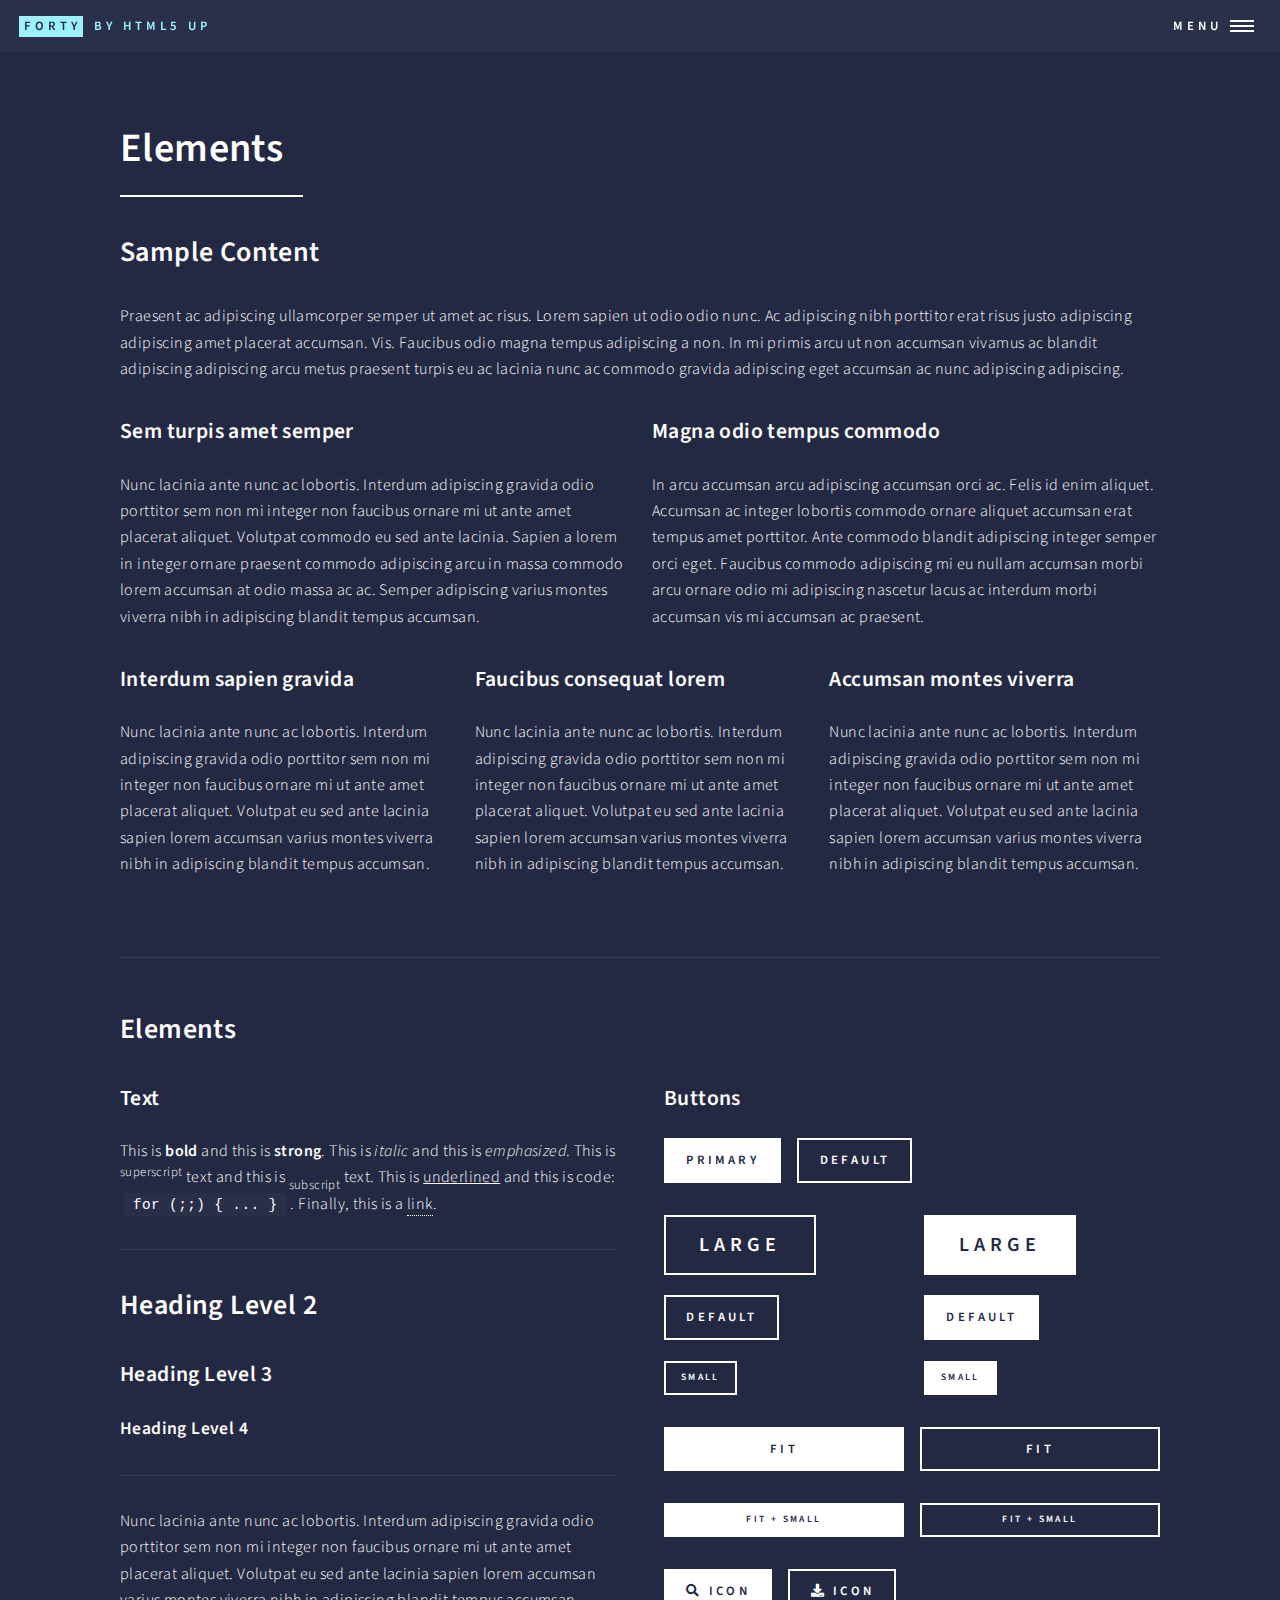
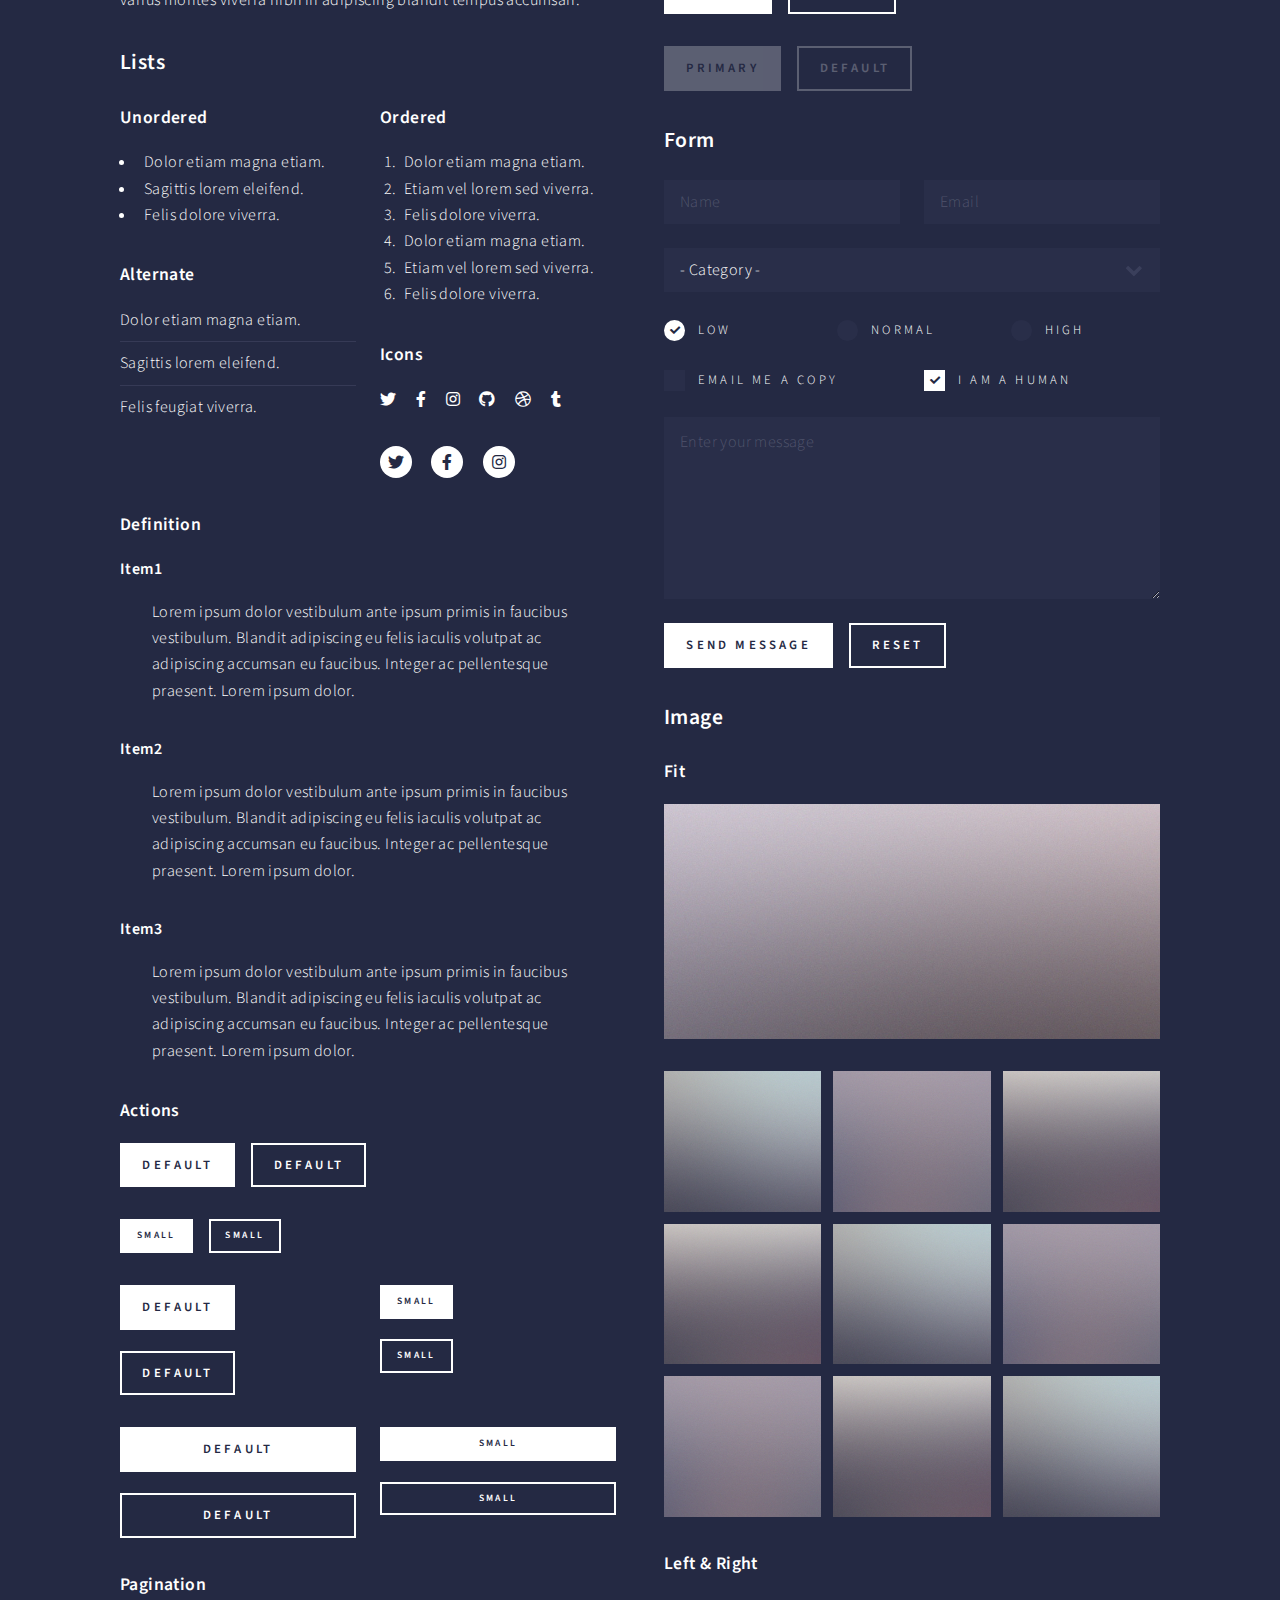
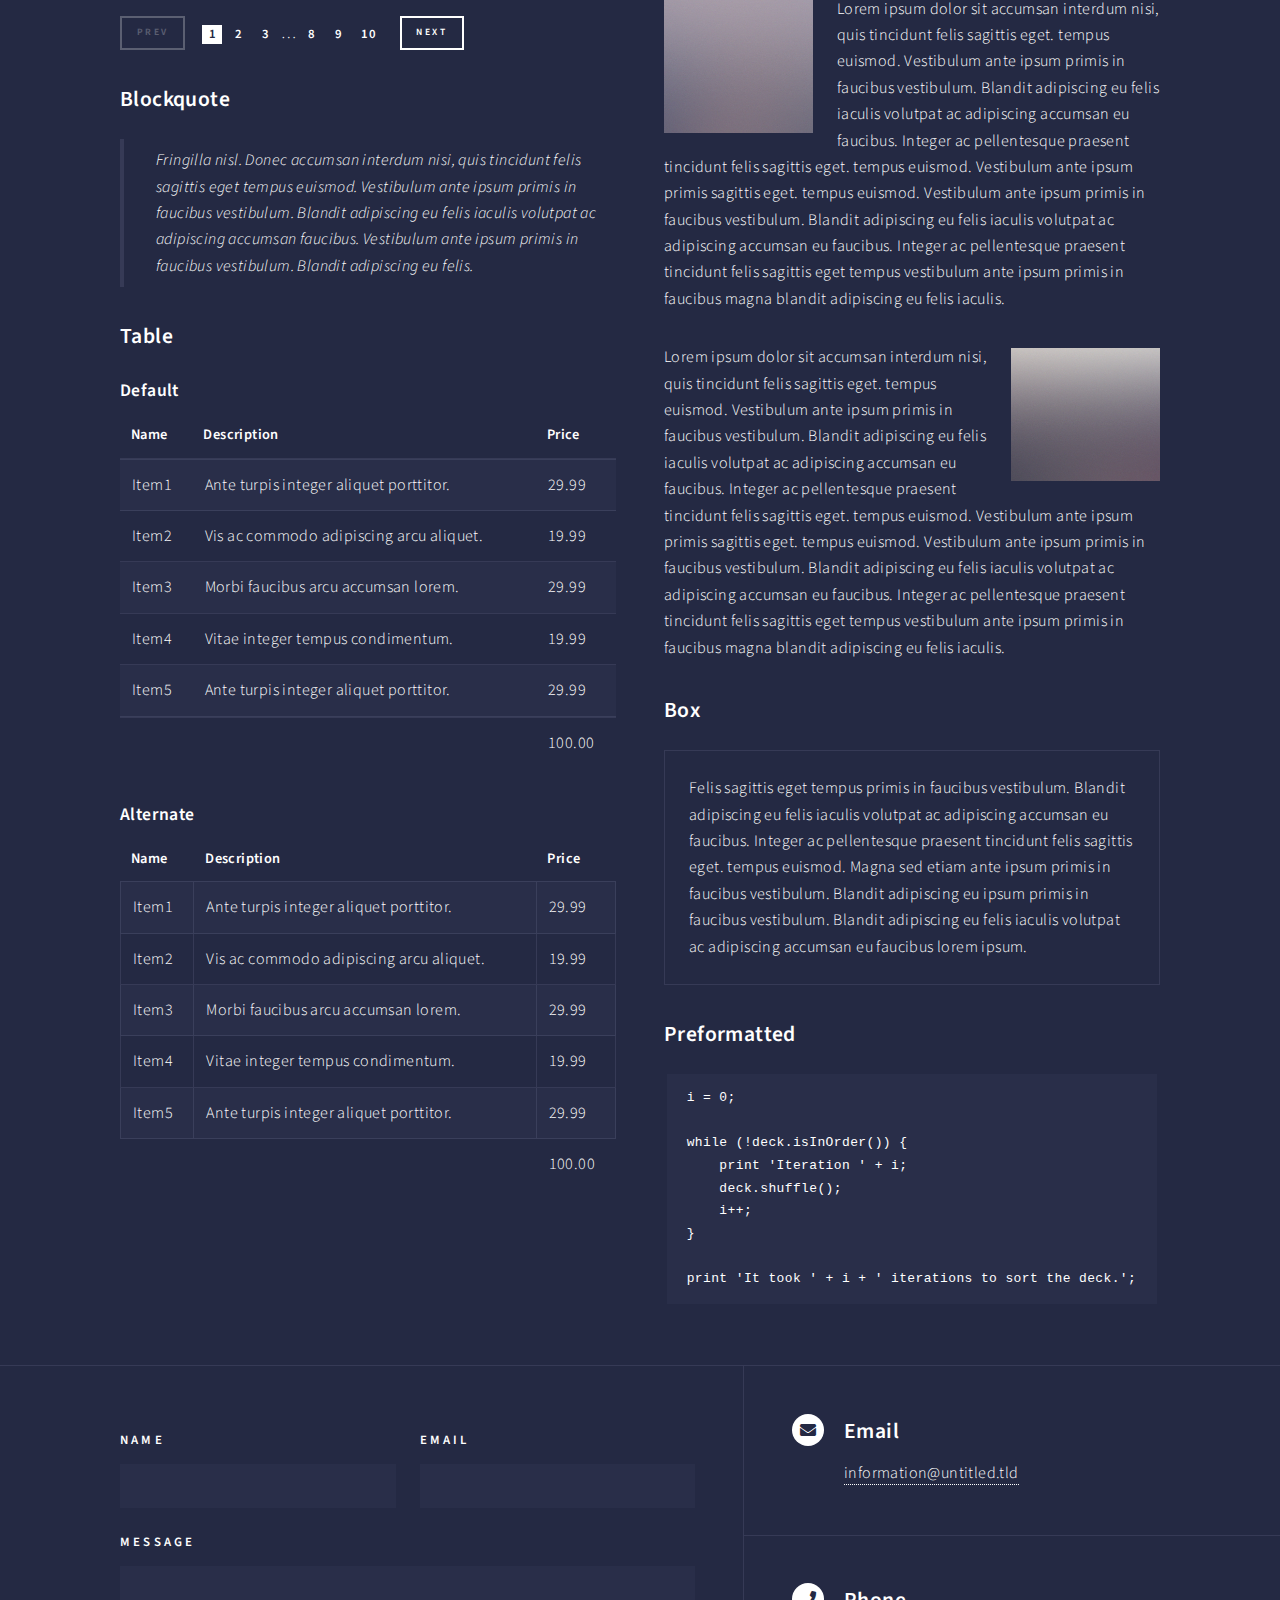
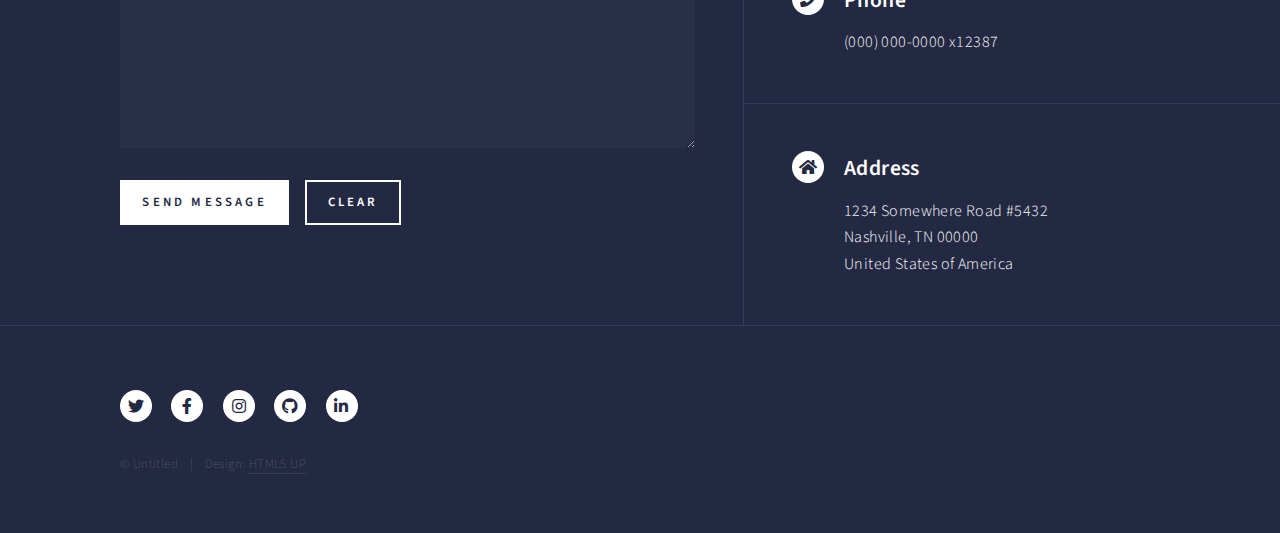
<file: elements.html>
<!DOCTYPE HTML>
<!--
	Forty by HTML5 UP
	html5up.net | @ajlkn
	Free for personal and commercial use under the CCA 3.0 license (html5up.net/license)
-->
<html>
	<head>
		<title>Elements - Forty by HTML5 UP</title>
		<meta charset="utf-8" />
		<meta name="viewport" content="width=device-width, initial-scale=1, user-scalable=no" />
		<link rel="stylesheet" href="assets/css/main.css" />
		<noscript><link rel="stylesheet" href="assets/css/noscript.css" /></noscript>
	</head>
	<body class="is-preload">

		<!-- Wrapper -->
			<div id="wrapper">

				<!-- Header -->
					<header id="header">
						<a href="index.html" class="logo"><strong>Forty</strong> <span>by HTML5 UP</span></a>
						<nav>
							<a href="#menu">Menu</a>
						</nav>
					</header>

				<!-- Menu -->
					<nav id="menu">
						<ul class="links">
							<li><a href="index.html">Home</a></li>
							<li><a href="landing.html">Landing</a></li>
							<li><a href="generic.html">Generic</a></li>
							<li><a href="elements.html">Elements</a></li>
						</ul>
						<ul class="actions stacked">
							<li><a href="#" class="button primary fit">Get Started</a></li>
							<li><a href="#" class="button fit">Log In</a></li>
						</ul>
					</nav>

				<!-- Main -->
					<div id="main" class="alt">

						<!-- One -->
							<section id="one">
								<div class="inner">
									<header class="major">
										<h1>Elements</h1>
									</header>

									<!-- Content -->
										<h2 id="content">Sample Content</h2>
										<p>Praesent ac adipiscing ullamcorper semper ut amet ac risus. Lorem sapien ut odio odio nunc. Ac adipiscing nibh porttitor erat risus justo adipiscing adipiscing amet placerat accumsan. Vis. Faucibus odio magna tempus adipiscing a non. In mi primis arcu ut non accumsan vivamus ac blandit adipiscing adipiscing arcu metus praesent turpis eu ac lacinia nunc ac commodo gravida adipiscing eget accumsan ac nunc adipiscing adipiscing.</p>
										<div class="row">
											<div class="col-6 col-12-small">
												<h3>Sem turpis amet semper</h3>
												<p>Nunc lacinia ante nunc ac lobortis. Interdum adipiscing gravida odio porttitor sem non mi integer non faucibus ornare mi ut ante amet placerat aliquet. Volutpat commodo eu sed ante lacinia. Sapien a lorem in integer ornare praesent commodo adipiscing arcu in massa commodo lorem accumsan at odio massa ac ac. Semper adipiscing varius montes viverra nibh in adipiscing blandit tempus accumsan.</p>
											</div>
											<div class="col-6 col-12-small">
												<h3>Magna odio tempus commodo</h3>
												<p>In arcu accumsan arcu adipiscing accumsan orci ac. Felis id enim aliquet. Accumsan ac integer lobortis commodo ornare aliquet accumsan erat tempus amet porttitor. Ante commodo blandit adipiscing integer semper orci eget. Faucibus commodo adipiscing mi eu nullam accumsan morbi arcu ornare odio mi adipiscing nascetur lacus ac interdum morbi accumsan vis mi accumsan ac praesent.</p>
											</div>
											<!-- Break -->
											<div class="col-4 col-12-medium">
												<h3>Interdum sapien gravida</h3>
												<p>Nunc lacinia ante nunc ac lobortis. Interdum adipiscing gravida odio porttitor sem non mi integer non faucibus ornare mi ut ante amet placerat aliquet. Volutpat eu sed ante lacinia sapien lorem accumsan varius montes viverra nibh in adipiscing blandit tempus accumsan.</p>
											</div>
											<div class="col-4 col-12-medium">
												<h3>Faucibus consequat lorem</h3>
												<p>Nunc lacinia ante nunc ac lobortis. Interdum adipiscing gravida odio porttitor sem non mi integer non faucibus ornare mi ut ante amet placerat aliquet. Volutpat eu sed ante lacinia sapien lorem accumsan varius montes viverra nibh in adipiscing blandit tempus accumsan.</p>
											</div>
											<div class="col-4 col-12-medium">
												<h3>Accumsan montes viverra</h3>
												<p>Nunc lacinia ante nunc ac lobortis. Interdum adipiscing gravida odio porttitor sem non mi integer non faucibus ornare mi ut ante amet placerat aliquet. Volutpat eu sed ante lacinia sapien lorem accumsan varius montes viverra nibh in adipiscing blandit tempus accumsan.</p>
											</div>
										</div>

									<hr class="major" />

									<!-- Elements -->
										<h2 id="elements">Elements</h2>
										<div class="row gtr-200">
											<div class="col-6 col-12-medium">

												<!-- Text stuff -->
													<h3>Text</h3>
													<p>This is <b>bold</b> and this is <strong>strong</strong>. This is <i>italic</i> and this is <em>emphasized</em>.
													This is <sup>superscript</sup> text and this is <sub>subscript</sub> text.
													This is <u>underlined</u> and this is code: <code>for (;;) { ... }</code>.
													Finally, this is a <a href="#">link</a>.</p>
													<hr />
													<h2>Heading Level 2</h2>
													<h3>Heading Level 3</h3>
													<h4>Heading Level 4</h4>
													<hr />
													<p>Nunc lacinia ante nunc ac lobortis. Interdum adipiscing gravida odio porttitor sem non mi integer non faucibus ornare mi ut ante amet placerat aliquet. Volutpat eu sed ante lacinia sapien lorem accumsan varius montes viverra nibh in adipiscing blandit tempus accumsan.</p>

												<!-- Lists -->
													<h3>Lists</h3>
													<div class="row">
														<div class="col-6 col-12-small">

															<h4>Unordered</h4>
															<ul>
																<li>Dolor etiam magna etiam.</li>
																<li>Sagittis lorem eleifend.</li>
																<li>Felis dolore viverra.</li>
															</ul>

															<h4>Alternate</h4>
															<ul class="alt">
																<li>Dolor etiam magna etiam.</li>
																<li>Sagittis lorem eleifend.</li>
																<li>Felis feugiat viverra.</li>
															</ul>

														</div>
														<div class="col-6 col-12-small">

															<h4>Ordered</h4>
															<ol>
																<li>Dolor etiam magna etiam.</li>
																<li>Etiam vel lorem sed viverra.</li>
																<li>Felis dolore viverra.</li>
																<li>Dolor etiam magna etiam.</li>
																<li>Etiam vel lorem sed viverra.</li>
																<li>Felis dolore viverra.</li>
															</ol>

															<h4>Icons</h4>
															<ul class="icons">
																<li><a href="#" class="icon brands fa-twitter"><span class="label">Twitter</span></a></li>
																<li><a href="#" class="icon brands fa-facebook-f"><span class="label">Facebook</span></a></li>
																<li><a href="#" class="icon brands fa-instagram"><span class="label">Instagram</span></a></li>
																<li><a href="#" class="icon brands fa-github"><span class="label">Github</span></a></li>
																<li><a href="#" class="icon brands fa-dribbble"><span class="label">Dribbble</span></a></li>
																<li><a href="#" class="icon brands fa-tumblr"><span class="label">Tumblr</span></a></li>
															</ul>
															<ul class="icons">
																<li><a href="#" class="icon brands alt fa-twitter"><span class="label">Twitter</span></a></li>
																<li><a href="#" class="icon brands alt fa-facebook-f"><span class="label">Facebook</span></a></li>
																<li><a href="#" class="icon brands alt fa-instagram"><span class="label">Instagram</span></a></li>
															</ul>

														</div>
													</div>
													<h4>Definition</h4>
													<dl>
														<dt>Item1</dt>
														<dd>
															<p>Lorem ipsum dolor vestibulum ante ipsum primis in faucibus vestibulum. Blandit adipiscing eu felis iaculis volutpat ac adipiscing accumsan eu faucibus. Integer ac pellentesque praesent. Lorem ipsum dolor.</p>
														</dd>
														<dt>Item2</dt>
														<dd>
															<p>Lorem ipsum dolor vestibulum ante ipsum primis in faucibus vestibulum. Blandit adipiscing eu felis iaculis volutpat ac adipiscing accumsan eu faucibus. Integer ac pellentesque praesent. Lorem ipsum dolor.</p>
														</dd>
														<dt>Item3</dt>
														<dd>
															<p>Lorem ipsum dolor vestibulum ante ipsum primis in faucibus vestibulum. Blandit adipiscing eu felis iaculis volutpat ac adipiscing accumsan eu faucibus. Integer ac pellentesque praesent. Lorem ipsum dolor.</p>
														</dd>
													</dl>

													<h4>Actions</h4>
													<ul class="actions">
														<li><a href="#" class="button primary">Default</a></li>
														<li><a href="#" class="button">Default</a></li>
													</ul>
													<ul class="actions small">
														<li><a href="#" class="button primary small">Small</a></li>
														<li><a href="#" class="button small">Small</a></li>
													</ul>
													<div class="row">
														<div class="col-6 col-12-small">
															<ul class="actions stacked">
																<li><a href="#" class="button primary">Default</a></li>
																<li><a href="#" class="button">Default</a></li>
															</ul>
														</div>
														<div class="col-6 col-12-small">
															<ul class="actions stacked">
																<li><a href="#" class="button primary small">Small</a></li>
																<li><a href="#" class="button small">Small</a></li>
															</ul>
														</div>
														<div class="col-6 col-12-small">
															<ul class="actions stacked">
																<li><a href="#" class="button primary fit">Default</a></li>
																<li><a href="#" class="button fit">Default</a></li>
															</ul>
														</div>
														<div class="col-6 col-12-small">
															<ul class="actions stacked">
																<li><a href="#" class="button primary small fit">Small</a></li>
																<li><a href="#" class="button small fit">Small</a></li>
															</ul>
														</div>
													</div>

													<h4>Pagination</h4>
													<ul class="pagination">
														<li><span class="button small disabled">Prev</span></li>
														<li><a href="#" class="page active">1</a></li>
														<li><a href="#" class="page">2</a></li>
														<li><a href="#" class="page">3</a></li>
														<li><span>&hellip;</span></li>
														<li><a href="#" class="page">8</a></li>
														<li><a href="#" class="page">9</a></li>
														<li><a href="#" class="page">10</a></li>
														<li><a href="#" class="button small">Next</a></li>
													</ul>

												<!-- Blockquote -->
													<h3>Blockquote</h3>
													<blockquote>Fringilla nisl. Donec accumsan interdum nisi, quis tincidunt felis sagittis eget tempus euismod. Vestibulum ante ipsum primis in faucibus vestibulum. Blandit adipiscing eu felis iaculis volutpat ac adipiscing accumsan faucibus. Vestibulum ante ipsum primis in faucibus vestibulum. Blandit adipiscing eu felis.</blockquote>

												<!-- Table -->
													<h3>Table</h3>

													<h4>Default</h4>
													<div class="table-wrapper">
														<table>
															<thead>
																<tr>
																	<th>Name</th>
																	<th>Description</th>
																	<th>Price</th>
																</tr>
															</thead>
															<tbody>
																<tr>
																	<td>Item1</td>
																	<td>Ante turpis integer aliquet porttitor.</td>
																	<td>29.99</td>
																</tr>
																<tr>
																	<td>Item2</td>
																	<td>Vis ac commodo adipiscing arcu aliquet.</td>
																	<td>19.99</td>
																</tr>
																<tr>
																	<td>Item3</td>
																	<td> Morbi faucibus arcu accumsan lorem.</td>
																	<td>29.99</td>
																</tr>
																<tr>
																	<td>Item4</td>
																	<td>Vitae integer tempus condimentum.</td>
																	<td>19.99</td>
																</tr>
																<tr>
																	<td>Item5</td>
																	<td>Ante turpis integer aliquet porttitor.</td>
																	<td>29.99</td>
																</tr>
															</tbody>
															<tfoot>
																<tr>
																	<td colspan="2"></td>
																	<td>100.00</td>
																</tr>
															</tfoot>
														</table>
													</div>

													<h4>Alternate</h4>
													<div class="table-wrapper">
														<table class="alt">
															<thead>
																<tr>
																	<th>Name</th>
																	<th>Description</th>
																	<th>Price</th>
																</tr>
															</thead>
															<tbody>
																<tr>
																	<td>Item1</td>
																	<td>Ante turpis integer aliquet porttitor.</td>
																	<td>29.99</td>
																</tr>
																<tr>
																	<td>Item2</td>
																	<td>Vis ac commodo adipiscing arcu aliquet.</td>
																	<td>19.99</td>
																</tr>
																<tr>
																	<td>Item3</td>
																	<td> Morbi faucibus arcu accumsan lorem.</td>
																	<td>29.99</td>
																</tr>
																<tr>
																	<td>Item4</td>
																	<td>Vitae integer tempus condimentum.</td>
																	<td>19.99</td>
																</tr>
																<tr>
																	<td>Item5</td>
																	<td>Ante turpis integer aliquet porttitor.</td>
																	<td>29.99</td>
																</tr>
															</tbody>
															<tfoot>
																<tr>
																	<td colspan="2"></td>
																	<td>100.00</td>
																</tr>
															</tfoot>
														</table>
													</div>

											</div>
											<div class="col-6 col-12-medium">

												<!-- Buttons -->
													<h3>Buttons</h3>
													<ul class="actions">
														<li><a href="#" class="button primary">Primary</a></li>
														<li><a href="#" class="button">Default</a></li>
													</ul>
													<div class="row">
														<div class="col-6 col-12-xsmall">
															<ul class="actions stacked">
																<li><a href="#" class="button large">Large</a></li>
																<li><a href="#" class="button">Default</a></li>
																<li><a href="#" class="button small">Small</a></li>
															</ul>
														</div>
														<div class="col-6 col-12-xsmall">
															<ul class="actions stacked">
																<li><a href="#" class="button primary large">Large</a></li>
																<li><a href="#" class="button primary">Default</a></li>
																<li><a href="#" class="button primary small">Small</a></li>
															</ul>
														</div>
													</div>
													<ul class="actions fit">
														<li><a href="#" class="button primary fit">Fit</a></li>
														<li><a href="#" class="button fit">Fit</a></li>
													</ul>
													<ul class="actions fit small">
														<li><a href="#" class="button primary fit small">Fit + Small</a></li>
														<li><a href="#" class="button fit small">Fit + Small</a></li>
													</ul>
													<ul class="actions">
														<li><a href="#" class="button primary icon solid fa-search">Icon</a></li>
														<li><a href="#" class="button icon solid fa-download">Icon</a></li>
													</ul>
													<ul class="actions">
														<li><span class="button primary disabled">Primary</span></li>
														<li><span class="button disabled">Default</span></li>
													</ul>

												<!-- Form -->
													<h3>Form</h3>

													<form method="post" action="#">
														<div class="row gtr-uniform">
															<div class="col-6 col-12-xsmall">
																<input type="text" name="demo-name" id="demo-name" value="" placeholder="Name" />
															</div>
															<div class="col-6 col-12-xsmall">
																<input type="email" name="demo-email" id="demo-email" value="" placeholder="Email" />
															</div>
															<!-- Break -->
															<div class="col-12">
																<select name="demo-category" id="demo-category">
																	<option value="">- Category -</option>
																	<option value="1">Manufacturing</option>
																	<option value="1">Shipping</option>
																	<option value="1">Administration</option>
																	<option value="1">Human Resources</option>
																</select>
															</div>
															<!-- Break -->
															<div class="col-4 col-12-small">
																<input type="radio" id="demo-priority-low" name="demo-priority" checked>
																<label for="demo-priority-low">Low</label>
															</div>
															<div class="col-4 col-12-small">
																<input type="radio" id="demo-priority-normal" name="demo-priority">
																<label for="demo-priority-normal">Normal</label>
															</div>
															<div class="col-4 col-12-small">
																<input type="radio" id="demo-priority-high" name="demo-priority">
																<label for="demo-priority-high">High</label>
															</div>
															<!-- Break -->
															<div class="col-6 col-12-small">
																<input type="checkbox" id="demo-copy" name="demo-copy">
																<label for="demo-copy">Email me a copy</label>
															</div>
															<div class="col-6 col-12-small">
																<input type="checkbox" id="demo-human" name="demo-human" checked>
																<label for="demo-human">I am a human</label>
															</div>
															<!-- Break -->
															<div class="col-12">
																<textarea name="demo-message" id="demo-message" placeholder="Enter your message" rows="6"></textarea>
															</div>
															<!-- Break -->
															<div class="col-12">
																<ul class="actions">
																	<li><input type="submit" value="Send Message" class="primary" /></li>
																	<li><input type="reset" value="Reset" /></li>
																</ul>
															</div>
														</div>
													</form>

												<!-- Image -->
													<h3>Image</h3>

													<h4>Fit</h4>
													<span class="image fit"><img src="images/pic03.jpg" alt="" /></span>
													<div class="box alt">
														<div class="row gtr-50 gtr-uniform">
															<div class="col-4"><span class="image fit"><img src="images/pic08.jpg" alt="" /></span></div>
															<div class="col-4"><span class="image fit"><img src="images/pic09.jpg" alt="" /></span></div>
															<div class="col-4"><span class="image fit"><img src="images/pic10.jpg" alt="" /></span></div>
															<!-- Break -->
															<div class="col-4"><span class="image fit"><img src="images/pic10.jpg" alt="" /></span></div>
															<div class="col-4"><span class="image fit"><img src="images/pic08.jpg" alt="" /></span></div>
															<div class="col-4"><span class="image fit"><img src="images/pic09.jpg" alt="" /></span></div>
															<!-- Break -->
															<div class="col-4"><span class="image fit"><img src="images/pic09.jpg" alt="" /></span></div>
															<div class="col-4"><span class="image fit"><img src="images/pic10.jpg" alt="" /></span></div>
															<div class="col-4"><span class="image fit"><img src="images/pic08.jpg" alt="" /></span></div>
														</div>
													</div>

													<h4>Left &amp; Right</h4>
													<p><span class="image left"><img src="images/pic09.jpg" alt="" /></span>Lorem ipsum dolor sit accumsan interdum nisi, quis tincidunt felis sagittis eget. tempus euismod. Vestibulum ante ipsum primis in faucibus vestibulum. Blandit adipiscing eu felis iaculis volutpat ac adipiscing accumsan eu faucibus. Integer ac pellentesque praesent tincidunt felis sagittis eget. tempus euismod. Vestibulum ante ipsum primis sagittis eget. tempus euismod. Vestibulum ante ipsum primis in faucibus vestibulum. Blandit adipiscing eu felis iaculis volutpat ac adipiscing accumsan eu faucibus. Integer ac pellentesque praesent tincidunt felis sagittis eget tempus vestibulum ante ipsum primis in faucibus magna blandit adipiscing eu felis iaculis.</p>
													<p><span class="image right"><img src="images/pic10.jpg" alt="" /></span>Lorem ipsum dolor sit accumsan interdum nisi, quis tincidunt felis sagittis eget. tempus euismod. Vestibulum ante ipsum primis in faucibus vestibulum. Blandit adipiscing eu felis iaculis volutpat ac adipiscing accumsan eu faucibus. Integer ac pellentesque praesent tincidunt felis sagittis eget. tempus euismod. Vestibulum ante ipsum primis sagittis eget. tempus euismod. Vestibulum ante ipsum primis in faucibus vestibulum. Blandit adipiscing eu felis iaculis volutpat ac adipiscing accumsan eu faucibus. Integer ac pellentesque praesent tincidunt felis sagittis eget tempus vestibulum ante ipsum primis in faucibus magna blandit adipiscing eu felis iaculis.</p>

												<!-- Box -->
													<h3>Box</h3>
													<div class="box">
														<p>Felis sagittis eget tempus primis in faucibus vestibulum. Blandit adipiscing eu felis iaculis volutpat ac adipiscing accumsan eu faucibus. Integer ac pellentesque praesent tincidunt felis sagittis eget. tempus euismod. Magna sed etiam ante ipsum primis in faucibus vestibulum. Blandit adipiscing eu ipsum primis in faucibus vestibulum. Blandit adipiscing eu felis iaculis volutpat ac adipiscing accumsan eu faucibus lorem ipsum.</p>
													</div>

												<!-- Preformatted Code -->
													<h3>Preformatted</h3>
													<pre><code>i = 0;

while (!deck.isInOrder()) {
    print 'Iteration ' + i;
    deck.shuffle();
    i++;
}

print 'It took ' + i + ' iterations to sort the deck.';
</code></pre>

											</div>
										</div>

								</div>
							</section>

					</div>

				<!-- Contact -->
					<section id="contact">
						<div class="inner">
							<section>
								<form method="post" action="#">
									<div class="fields">
										<div class="field half">
											<label for="name">Name</label>
											<input type="text" name="name" id="name" />
										</div>
										<div class="field half">
											<label for="email">Email</label>
											<input type="text" name="email" id="email" />
										</div>
										<div class="field">
											<label for="message">Message</label>
											<textarea name="message" id="message" rows="6"></textarea>
										</div>
									</div>
									<ul class="actions">
										<li><input type="submit" value="Send Message" class="primary" /></li>
										<li><input type="reset" value="Clear" /></li>
									</ul>
								</form>
							</section>
							<section class="split">
								<section>
									<div class="contact-method">
										<span class="icon solid alt fa-envelope"></span>
										<h3>Email</h3>
										<a href="#">information@untitled.tld</a>
									</div>
								</section>
								<section>
									<div class="contact-method">
										<span class="icon solid alt fa-phone"></span>
										<h3>Phone</h3>
										<span>(000) 000-0000 x12387</span>
									</div>
								</section>
								<section>
									<div class="contact-method">
										<span class="icon solid alt fa-home"></span>
										<h3>Address</h3>
										<span>1234 Somewhere Road #5432<br />
										Nashville, TN 00000<br />
										United States of America</span>
									</div>
								</section>
							</section>
						</div>
					</section>

				<!-- Footer -->
					<footer id="footer">
						<div class="inner">
							<ul class="icons">
								<li><a href="#" class="icon brands alt fa-twitter"><span class="label">Twitter</span></a></li>
								<li><a href="#" class="icon brands alt fa-facebook-f"><span class="label">Facebook</span></a></li>
								<li><a href="#" class="icon brands alt fa-instagram"><span class="label">Instagram</span></a></li>
								<li><a href="#" class="icon brands alt fa-github"><span class="label">GitHub</span></a></li>
								<li><a href="#" class="icon brands alt fa-linkedin-in"><span class="label">LinkedIn</span></a></li>
							</ul>
							<ul class="copyright">
								<li>&copy; Untitled</li><li>Design: <a href="https://html5up.net">HTML5 UP</a></li>
							</ul>
						</div>
					</footer>

			</div>

		<!-- Scripts -->
			<script src="assets/js/jquery.min.js"></script>
			<script src="assets/js/jquery.scrolly.min.js"></script>
			<script src="assets/js/jquery.scrollex.min.js"></script>
			<script src="assets/js/browser.min.js"></script>
			<script src="assets/js/breakpoints.min.js"></script>
			<script src="assets/js/util.js"></script>
			<script src="assets/js/main.js"></script>

	</body>
</html>
</file>
<file: assets/css/noscript.css>
/*
	Forty by HTML5 UP
	html5up.net | @ajlkn
	Free for personal and commercial use under the CCA 3.0 license (html5up.net/license)
*/

/* Banner */

	body.is-preload #banner:after {
		opacity: 0.85;
	}

	body.is-preload #banner > .inner {
		-moz-filter: none;
		-webkit-filter: none;
		-ms-filter: none;
		filter: none;
		-moz-transform: none;
		-webkit-transform: none;
		-ms-transform: none;
		transform: none;
		opacity: 1;
	}
</file>
<file: assets/css/main.css>
@import url(fontawesome-all.min.css);
@import url("https://fonts.googleapis.com/css?family=Source+Sans+Pro:300,300italic,600,600italic");

/*
	Forty by HTML5 UP
	html5up.net | @ajlkn
	Free for personal and commercial use under the CCA 3.0 license (html5up.net/license)
*/

html, body, div, span, applet, object,
iframe, h1, h2, h3, h4, h5, h6, p, blockquote,
pre, a, abbr, acronym, address, big, cite,
code, del, dfn, em, img, ins, kbd, q, s, samp,
small, strike, strong, sub, sup, tt, var, b,
u, i, center, dl, dt, dd, ol, ul, li, fieldset,
form, label, legend, table, caption, tbody,
tfoot, thead, tr, th, td, article, aside,
canvas, details, embed, figure, figcaption,
footer, header, hgroup, menu, nav, output, ruby,
section, summary, time, mark, audio, video {
	margin: 0;
	padding: 0;
	border: 0;
	font-size: 100%;
	font: inherit;
	vertical-align: baseline;}

article, aside, details, figcaption, figure,
footer, header, hgroup, menu, nav, section {
	display: block;}

body {
	line-height: 1;
}

ol, ul {
	list-style: none;
}

blockquote, q {
	quotes: none;
}

	blockquote:before, blockquote:after, q:before, q:after {
		content: '';
		content: none;
	}

table {
	border-collapse: collapse;
	border-spacing: 0;
}

body {
	-webkit-text-size-adjust: none;
}

mark {
	background-color: transparent;
	color: inherit;
}

input::-moz-focus-inner {
	border: 0;
	padding: 0;
}

input, select, textarea {
	-moz-appearance: none;
	-webkit-appearance: none;
	-ms-appearance: none;
	appearance: none;
}

/* Basic */

	@-ms-viewport {
		width: device-width;
	}

	body {
		-ms-overflow-style: scrollbar;
	}

	@media screen and (max-width: 480px) {

		html, body {
			min-width: 320px;
		}

	}

	html {
		box-sizing: border-box;
	}

	*, *:before, *:after {
		box-sizing: inherit;
	}

	body {
		background: #242943;
	}

		body.is-preload *, body.is-preload *:before, body.is-preload *:after {
			-moz-animation: none !important;
			-webkit-animation: none !important;
			-ms-animation: none !important;
			animation: none !important;
			-moz-transition: none !important;
			-webkit-transition: none !important;
			-ms-transition: none !important;
			transition: none !important;
		}

/* Type */

	body, input, select, textarea {
		color: #ffffff;
		font-family: "Source Sans Pro", Helvetica, sans-serif;
		font-size: 17pt;
		font-weight: 300;
		letter-spacing: 0.025em;
		line-height: 1.65;
	}

		@media screen and (max-width: 1680px) {

			body, input, select, textarea {
				font-size: 14pt;
			}

		}

		@media screen and (max-width: 1280px) {

			body, input, select, textarea {
				font-size: 12pt;
			}

		}

		@media screen and (max-width: 360px) {

			body, input, select, textarea {
				font-size: 11pt;
			}

		}

	a {
		-moz-transition: color 0.2s ease-in-out, border-bottom-color 0.2s ease-in-out;
		-webkit-transition: color 0.2s ease-in-out, border-bottom-color 0.2s ease-in-out;
		-ms-transition: color 0.2s ease-in-out, border-bottom-color 0.2s ease-in-out;
		transition: color 0.2s ease-in-out, border-bottom-color 0.2s ease-in-out;
		border-bottom: dotted 1px;
		color: inherit;
		text-decoration: none;
	}

		a:hover {
			border-bottom-color: transparent;
			color: #9bf1ff !important;
		}

		a:active {
			color: #53e3fb !important;
		}

	strong, b {
		color: #ffffff;
		font-weight: 600;
	}

	em, i {
		font-style: italic;
	}

	p {
		margin: 0 0 2em 0;
	}

	h1, h2, h3, h4, h5, h6 {
		color: #ffffff;
		font-weight: 600;
		line-height: 1.65;
		margin: 0 0 1em 0;
	}

		h1 a, h2 a, h3 a, h4 a, h5 a, h6 a {
			color: inherit;
			border-bottom: 0;
		}

	h1 {
		font-size: 2.5em;
	}

	h2 {
		font-size: 1.75em;
	}

	h3 {
		font-size: 1.35em;
	}

	h4 {
		font-size: 1.1em;
	}

	h5 {
		font-size: 0.9em;
	}

	h6 {
		font-size: 0.7em;
	}

	@media screen and (max-width: 736px) {

		h1 {
			font-size: 2em;
		}

		h2 {
			font-size: 1.5em;
		}

		h3 {
			font-size: 1.25em;
		}

	}

	sub {
		font-size: 0.8em;
		position: relative;
		top: 0.5em;
	}

	sup {
		font-size: 0.8em;
		position: relative;
		top: -0.5em;
	}

	blockquote {
		border-left: solid 4px rgba(212, 212, 255, 0.1);
		font-style: italic;
		margin: 0 0 2em 0;
		padding: 0.5em 0 0.5em 2em;
	}

	code {
		background: rgba(212, 212, 255, 0.035);
		font-family: "Courier New", monospace;
		font-size: 0.9em;
		margin: 0 0.25em;
		padding: 0.25em 0.65em;
	}

	pre {
		-webkit-overflow-scrolling: touch;
		font-family: "Courier New", monospace;
		font-size: 0.9em;
		margin: 0 0 2em 0;
	}

		pre code {
			display: block;
			line-height: 1.75;
			padding: 1em 1.5em;
			overflow-x: auto;
		}

	hr {
		border: 0;
		border-bottom: solid 1px rgba(212, 212, 255, 0.1);
		margin: 2em 0;
	}

		hr.major {
			margin: 3em 0;
		}

	.align-left {
		text-align: left;
	}

	.align-center {
		text-align: center;
	}

	.align-right {
		text-align: right;
	}

/* Row */

	.row {
		display: flex;
		flex-wrap: wrap;
		box-sizing: border-box;
		align-items: stretch;
	}

		.row > * {
			box-sizing: border-box;
		}

		.row.gtr-uniform > * > :last-child {
			margin-bottom: 0;
		}

		.row.aln-left {
			justify-content: flex-start;
		}

		.row.aln-center {
			justify-content: center;
		}

		.row.aln-right {
			justify-content: flex-end;
		}

		.row.aln-top {
			align-items: flex-start;
		}

		.row.aln-middle {
			align-items: center;
		}

		.row.aln-bottom {
			align-items: flex-end;
		}

		.row > .imp {
			order: -1;
		}

		.row > .col-1 {
			width: 8.33333%;
		}

		.row > .off-1 {
			margin-left: 8.33333%;
		}

		.row > .col-2 {
			width: 16.66667%;
		}

		.row > .off-2 {
			margin-left: 16.66667%;
		}

		.row > .col-3 {
			width: 25%;
		}

		.row > .off-3 {
			margin-left: 25%;
		}

		.row > .col-4 {
			width: 33.33333%;
		}

		.row > .off-4 {
			margin-left: 33.33333%;
		}

		.row > .col-5 {
			width: 41.66667%;
		}

		.row > .off-5 {
			margin-left: 41.66667%;
		}

		.row > .col-6 {
			width: 50%;
		}

		.row > .off-6 {
			margin-left: 50%;
		}

		.row > .col-7 {
			width: 58.33333%;
		}

		.row > .off-7 {
			margin-left: 58.33333%;
		}

		.row > .col-8 {
			width: 66.66667%;
		}

		.row > .off-8 {
			margin-left: 66.66667%;
		}

		.row > .col-9 {
			width: 75%;
		}

		.row > .off-9 {
			margin-left: 75%;
		}

		.row > .col-10 {
			width: 83.33333%;
		}

		.row > .off-10 {
			margin-left: 83.33333%;
		}

		.row > .col-11 {
			width: 91.66667%;
		}

		.row > .off-11 {
			margin-left: 91.66667%;
		}

		.row > .col-12 {
			width: 100%;
		}

		.row > .off-12 {
			margin-left: 100%;
		}

		.row.gtr-0 {
			margin-top: 0;
			margin-left: 0em;
		}

			.row.gtr-0 > * {
				padding: 0 0 0 0em;
			}

			.row.gtr-0.gtr-uniform {
				margin-top: 0em;
			}

				.row.gtr-0.gtr-uniform > * {
					padding-top: 0em;
				}

		.row.gtr-25 {
			margin-top: 0;
			margin-left: -0.5em;
		}

			.row.gtr-25 > * {
				padding: 0 0 0 0.5em;
			}

			.row.gtr-25.gtr-uniform {
				margin-top: -0.5em;
			}

				.row.gtr-25.gtr-uniform > * {
					padding-top: 0.5em;
				}

		.row.gtr-50 {
			margin-top: 0;
			margin-left: -1em;
		}

			.row.gtr-50 > * {
				padding: 0 0 0 1em;
			}

			.row.gtr-50.gtr-uniform {
				margin-top: -1em;
			}

				.row.gtr-50.gtr-uniform > * {
					padding-top: 1em;
				}

		.row {
			margin-top: 0;
			margin-left: -2em;
		}

			.row > * {
				padding: 0 0 0 2em;
			}

			.row.gtr-uniform {
				margin-top: -2em;
			}

				.row.gtr-uniform > * {
					padding-top: 2em;
				}

		.row.gtr-150 {
			margin-top: 0;
			margin-left: -3em;
		}

			.row.gtr-150 > * {
				padding: 0 0 0 3em;
			}

			.row.gtr-150.gtr-uniform {
				margin-top: -3em;
			}

				.row.gtr-150.gtr-uniform > * {
					padding-top: 3em;
				}

		.row.gtr-200 {
			margin-top: 0;
			margin-left: -4em;
		}

			.row.gtr-200 > * {
				padding: 0 0 0 4em;
			}

			.row.gtr-200.gtr-uniform {
				margin-top: -4em;
			}

				.row.gtr-200.gtr-uniform > * {
					padding-top: 4em;
				}

		@media screen and (max-width: 1680px) {

			.row {
				display: flex;
				flex-wrap: wrap;
				box-sizing: border-box;
				align-items: stretch;
			}

				.row > * {
					box-sizing: border-box;
				}

				.row.gtr-uniform > * > :last-child {
					margin-bottom: 0;
				}

				.row.aln-left {
					justify-content: flex-start;
				}

				.row.aln-center {
					justify-content: center;
				}

				.row.aln-right {
					justify-content: flex-end;
				}

				.row.aln-top {
					align-items: flex-start;
				}

				.row.aln-middle {
					align-items: center;
				}

				.row.aln-bottom {
					align-items: flex-end;
				}

				.row > .imp-xlarge {
					order: -1;
				}

				.row > .col-1-xlarge {
					width: 8.33333%;
				}

				.row > .off-1-xlarge {
					margin-left: 8.33333%;
				}

				.row > .col-2-xlarge {
					width: 16.66667%;
				}

				.row > .off-2-xlarge {
					margin-left: 16.66667%;
				}

				.row > .col-3-xlarge {
					width: 25%;
				}

				.row > .off-3-xlarge {
					margin-left: 25%;
				}

				.row > .col-4-xlarge {
					width: 33.33333%;
				}

				.row > .off-4-xlarge {
					margin-left: 33.33333%;
				}

				.row > .col-5-xlarge {
					width: 41.66667%;
				}

				.row > .off-5-xlarge {
					margin-left: 41.66667%;
				}

				.row > .col-6-xlarge {
					width: 50%;
				}

				.row > .off-6-xlarge {
					margin-left: 50%;
				}

				.row > .col-7-xlarge {
					width: 58.33333%;
				}

				.row > .off-7-xlarge {
					margin-left: 58.33333%;
				}

				.row > .col-8-xlarge {
					width: 66.66667%;
				}

				.row > .off-8-xlarge {
					margin-left: 66.66667%;
				}

				.row > .col-9-xlarge {
					width: 75%;
				}

				.row > .off-9-xlarge {
					margin-left: 75%;
				}

				.row > .col-10-xlarge {
					width: 83.33333%;
				}

				.row > .off-10-xlarge {
					margin-left: 83.33333%;
				}

				.row > .col-11-xlarge {
					width: 91.66667%;
				}

				.row > .off-11-xlarge {
					margin-left: 91.66667%;
				}

				.row > .col-12-xlarge {
					width: 100%;
				}

				.row > .off-12-xlarge {
					margin-left: 100%;
				}

				.row.gtr-0 {
					margin-top: 0;
					margin-left: 0em;
				}

					.row.gtr-0 > * {
						padding: 0 0 0 0em;
					}

					.row.gtr-0.gtr-uniform {
						margin-top: 0em;
					}

						.row.gtr-0.gtr-uniform > * {
							padding-top: 0em;
						}

				.row.gtr-25 {
					margin-top: 0;
					margin-left: -0.5em;
				}

					.row.gtr-25 > * {
						padding: 0 0 0 0.5em;
					}

					.row.gtr-25.gtr-uniform {
						margin-top: -0.5em;
					}

						.row.gtr-25.gtr-uniform > * {
							padding-top: 0.5em;
						}

				.row.gtr-50 {
					margin-top: 0;
					margin-left: -1em;
				}

					.row.gtr-50 > * {
						padding: 0 0 0 1em;
					}

					.row.gtr-50.gtr-uniform {
						margin-top: -1em;
					}

						.row.gtr-50.gtr-uniform > * {
							padding-top: 1em;
						}

				.row {
					margin-top: 0;
					margin-left: -2em;
				}

					.row > * {
						padding: 0 0 0 2em;
					}

					.row.gtr-uniform {
						margin-top: -2em;
					}

						.row.gtr-uniform > * {
							padding-top: 2em;
						}

				.row.gtr-150 {
					margin-top: 0;
					margin-left: -3em;
				}

					.row.gtr-150 > * {
						padding: 0 0 0 3em;
					}

					.row.gtr-150.gtr-uniform {
						margin-top: -3em;
					}

						.row.gtr-150.gtr-uniform > * {
							padding-top: 3em;
						}

				.row.gtr-200 {
					margin-top: 0;
					margin-left: -4em;
				}

					.row.gtr-200 > * {
						padding: 0 0 0 4em;
					}

					.row.gtr-200.gtr-uniform {
						margin-top: -4em;
					}

						.row.gtr-200.gtr-uniform > * {
							padding-top: 4em;
						}

		}

		@media screen and (max-width: 1280px) {

			.row {
				display: flex;
				flex-wrap: wrap;
				box-sizing: border-box;
				align-items: stretch;
			}

				.row > * {
					box-sizing: border-box;
				}

				.row.gtr-uniform > * > :last-child {
					margin-bottom: 0;
				}

				.row.aln-left {
					justify-content: flex-start;
				}

				.row.aln-center {
					justify-content: center;
				}

				.row.aln-right {
					justify-content: flex-end;
				}

				.row.aln-top {
					align-items: flex-start;
				}

				.row.aln-middle {
					align-items: center;
				}

				.row.aln-bottom {
					align-items: flex-end;
				}

				.row > .imp-large {
					order: -1;
				}

				.row > .col-1-large {
					width: 8.33333%;
				}

				.row > .off-1-large {
					margin-left: 8.33333%;
				}

				.row > .col-2-large {
					width: 16.66667%;
				}

				.row > .off-2-large {
					margin-left: 16.66667%;
				}

				.row > .col-3-large {
					width: 25%;
				}

				.row > .off-3-large {
					margin-left: 25%;
				}

				.row > .col-4-large {
					width: 33.33333%;
				}

				.row > .off-4-large {
					margin-left: 33.33333%;
				}

				.row > .col-5-large {
					width: 41.66667%;
				}

				.row > .off-5-large {
					margin-left: 41.66667%;
				}

				.row > .col-6-large {
					width: 50%;
				}

				.row > .off-6-large {
					margin-left: 50%;
				}

				.row > .col-7-large {
					width: 58.33333%;
				}

				.row > .off-7-large {
					margin-left: 58.33333%;
				}

				.row > .col-8-large {
					width: 66.66667%;
				}

				.row > .off-8-large {
					margin-left: 66.66667%;
				}

				.row > .col-9-large {
					width: 75%;
				}

				.row > .off-9-large {
					margin-left: 75%;
				}

				.row > .col-10-large {
					width: 83.33333%;
				}

				.row > .off-10-large {
					margin-left: 83.33333%;
				}

				.row > .col-11-large {
					width: 91.66667%;
				}

				.row > .off-11-large {
					margin-left: 91.66667%;
				}

				.row > .col-12-large {
					width: 100%;
				}

				.row > .off-12-large {
					margin-left: 100%;
				}

				.row.gtr-0 {
					margin-top: 0;
					margin-left: 0em;
				}

					.row.gtr-0 > * {
						padding: 0 0 0 0em;
					}

					.row.gtr-0.gtr-uniform {
						margin-top: 0em;
					}

						.row.gtr-0.gtr-uniform > * {
							padding-top: 0em;
						}

				.row.gtr-25 {
					margin-top: 0;
					margin-left: -0.375em;
				}

					.row.gtr-25 > * {
						padding: 0 0 0 0.375em;
					}

					.row.gtr-25.gtr-uniform {
						margin-top: -0.375em;
					}

						.row.gtr-25.gtr-uniform > * {
							padding-top: 0.375em;
						}

				.row.gtr-50 {
					margin-top: 0;
					margin-left: -0.75em;
				}

					.row.gtr-50 > * {
						padding: 0 0 0 0.75em;
					}

					.row.gtr-50.gtr-uniform {
						margin-top: -0.75em;
					}

						.row.gtr-50.gtr-uniform > * {
							padding-top: 0.75em;
						}

				.row {
					margin-top: 0;
					margin-left: -1.5em;
				}

					.row > * {
						padding: 0 0 0 1.5em;
					}

					.row.gtr-uniform {
						margin-top: -1.5em;
					}

						.row.gtr-uniform > * {
							padding-top: 1.5em;
						}

				.row.gtr-150 {
					margin-top: 0;
					margin-left: -2.25em;
				}

					.row.gtr-150 > * {
						padding: 0 0 0 2.25em;
					}

					.row.gtr-150.gtr-uniform {
						margin-top: -2.25em;
					}

						.row.gtr-150.gtr-uniform > * {
							padding-top: 2.25em;
						}

				.row.gtr-200 {
					margin-top: 0;
					margin-left: -3em;
				}

					.row.gtr-200 > * {
						padding: 0 0 0 3em;
					}

					.row.gtr-200.gtr-uniform {
						margin-top: -3em;
					}

						.row.gtr-200.gtr-uniform > * {
							padding-top: 3em;
						}

		}

		@media screen and (max-width: 980px) {

			.row {
				display: flex;
				flex-wrap: wrap;
				box-sizing: border-box;
				align-items: stretch;
			}

				.row > * {
					box-sizing: border-box;
				}

				.row.gtr-uniform > * > :last-child {
					margin-bottom: 0;
				}

				.row.aln-left {
					justify-content: flex-start;
				}

				.row.aln-center {
					justify-content: center;
				}

				.row.aln-right {
					justify-content: flex-end;
				}

				.row.aln-top {
					align-items: flex-start;
				}

				.row.aln-middle {
					align-items: center;
				}

				.row.aln-bottom {
					align-items: flex-end;
				}

				.row > .imp-medium {
					order: -1;
				}

				.row > .col-1-medium {
					width: 8.33333%;
				}

				.row > .off-1-medium {
					margin-left: 8.33333%;
				}

				.row > .col-2-medium {
					width: 16.66667%;
				}

				.row > .off-2-medium {
					margin-left: 16.66667%;
				}

				.row > .col-3-medium {
					width: 25%;
				}

				.row > .off-3-medium {
					margin-left: 25%;
				}

				.row > .col-4-medium {
					width: 33.33333%;
				}

				.row > .off-4-medium {
					margin-left: 33.33333%;
				}

				.row > .col-5-medium {
					width: 41.66667%;
				}

				.row > .off-5-medium {
					margin-left: 41.66667%;
				}

				.row > .col-6-medium {
					width: 50%;
				}

				.row > .off-6-medium {
					margin-left: 50%;
				}

				.row > .col-7-medium {
					width: 58.33333%;
				}

				.row > .off-7-medium {
					margin-left: 58.33333%;
				}

				.row > .col-8-medium {
					width: 66.66667%;
				}

				.row > .off-8-medium {
					margin-left: 66.66667%;
				}

				.row > .col-9-medium {
					width: 75%;
				}

				.row > .off-9-medium {
					margin-left: 75%;
				}

				.row > .col-10-medium {
					width: 83.33333%;
				}

				.row > .off-10-medium {
					margin-left: 83.33333%;
				}

				.row > .col-11-medium {
					width: 91.66667%;
				}

				.row > .off-11-medium {
					margin-left: 91.66667%;
				}

				.row > .col-12-medium {
					width: 100%;
				}

				.row > .off-12-medium {
					margin-left: 100%;
				}

				.row.gtr-0 {
					margin-top: 0;
					margin-left: 0em;
				}

					.row.gtr-0 > * {
						padding: 0 0 0 0em;
					}

					.row.gtr-0.gtr-uniform {
						margin-top: 0em;
					}

						.row.gtr-0.gtr-uniform > * {
							padding-top: 0em;
						}

				.row.gtr-25 {
					margin-top: 0;
					margin-left: -0.375em;
				}

					.row.gtr-25 > * {
						padding: 0 0 0 0.375em;
					}

					.row.gtr-25.gtr-uniform {
						margin-top: -0.375em;
					}

						.row.gtr-25.gtr-uniform > * {
							padding-top: 0.375em;
						}

				.row.gtr-50 {
					margin-top: 0;
					margin-left: -0.75em;
				}

					.row.gtr-50 > * {
						padding: 0 0 0 0.75em;
					}

					.row.gtr-50.gtr-uniform {
						margin-top: -0.75em;
					}

						.row.gtr-50.gtr-uniform > * {
							padding-top: 0.75em;
						}

				.row {
					margin-top: 0;
					margin-left: -1.5em;
				}

					.row > * {
						padding: 0 0 0 1.5em;
					}

					.row.gtr-uniform {
						margin-top: -1.5em;
					}

						.row.gtr-uniform > * {
							padding-top: 1.5em;
						}

				.row.gtr-150 {
					margin-top: 0;
					margin-left: -2.25em;
				}

					.row.gtr-150 > * {
						padding: 0 0 0 2.25em;
					}

					.row.gtr-150.gtr-uniform {
						margin-top: -2.25em;
					}

						.row.gtr-150.gtr-uniform > * {
							padding-top: 2.25em;
						}

				.row.gtr-200 {
					margin-top: 0;
					margin-left: -3em;
				}

					.row.gtr-200 > * {
						padding: 0 0 0 3em;
					}

					.row.gtr-200.gtr-uniform {
						margin-top: -3em;
					}

						.row.gtr-200.gtr-uniform > * {
							padding-top: 3em;
						}

		}

		@media screen and (max-width: 736px) {

			.row {
				display: flex;
				flex-wrap: wrap;
				box-sizing: border-box;
				align-items: stretch;
			}

				.row > * {
					box-sizing: border-box;
				}

				.row.gtr-uniform > * > :last-child {
					margin-bottom: 0;
				}

				.row.aln-left {
					justify-content: flex-start;
				}

				.row.aln-center {
					justify-content: center;
				}

				.row.aln-right {
					justify-content: flex-end;
				}

				.row.aln-top {
					align-items: flex-start;
				}

				.row.aln-middle {
					align-items: center;
				}

				.row.aln-bottom {
					align-items: flex-end;
				}

				.row > .imp-small {
					order: -1;
				}

				.row > .col-1-small {
					width: 8.33333%;
				}

				.row > .off-1-small {
					margin-left: 8.33333%;
				}

				.row > .col-2-small {
					width: 16.66667%;
				}

				.row > .off-2-small {
					margin-left: 16.66667%;
				}

				.row > .col-3-small {
					width: 25%;
				}

				.row > .off-3-small {
					margin-left: 25%;
				}

				.row > .col-4-small {
					width: 33.33333%;
				}

				.row > .off-4-small {
					margin-left: 33.33333%;
				}

				.row > .col-5-small {
					width: 41.66667%;
				}

				.row > .off-5-small {
					margin-left: 41.66667%;
				}

				.row > .col-6-small {
					width: 50%;
				}

				.row > .off-6-small {
					margin-left: 50%;
				}

				.row > .col-7-small {
					width: 58.33333%;
				}

				.row > .off-7-small {
					margin-left: 58.33333%;
				}

				.row > .col-8-small {
					width: 66.66667%;
				}

				.row > .off-8-small {
					margin-left: 66.66667%;
				}

				.row > .col-9-small {
					width: 75%;
				}

				.row > .off-9-small {
					margin-left: 75%;
				}

				.row > .col-10-small {
					width: 83.33333%;
				}

				.row > .off-10-small {
					margin-left: 83.33333%;
				}

				.row > .col-11-small {
					width: 91.66667%;
				}

				.row > .off-11-small {
					margin-left: 91.66667%;
				}

				.row > .col-12-small {
					width: 100%;
				}

				.row > .off-12-small {
					margin-left: 100%;
				}

				.row.gtr-0 {
					margin-top: 0;
					margin-left: 0em;
				}

					.row.gtr-0 > * {
						padding: 0 0 0 0em;
					}

					.row.gtr-0.gtr-uniform {
						margin-top: 0em;
					}

						.row.gtr-0.gtr-uniform > * {
							padding-top: 0em;
						}

				.row.gtr-25 {
					margin-top: 0;
					margin-left: -0.3125em;
				}

					.row.gtr-25 > * {
						padding: 0 0 0 0.3125em;
					}

					.row.gtr-25.gtr-uniform {
						margin-top: -0.3125em;
					}

						.row.gtr-25.gtr-uniform > * {
							padding-top: 0.3125em;
						}

				.row.gtr-50 {
					margin-top: 0;
					margin-left: -0.625em;
				}

					.row.gtr-50 > * {
						padding: 0 0 0 0.625em;
					}

					.row.gtr-50.gtr-uniform {
						margin-top: -0.625em;
					}

						.row.gtr-50.gtr-uniform > * {
							padding-top: 0.625em;
						}

				.row {
					margin-top: 0;
					margin-left: -1.25em;
				}

					.row > * {
						padding: 0 0 0 1.25em;
					}

					.row.gtr-uniform {
						margin-top: -1.25em;
					}

						.row.gtr-uniform > * {
							padding-top: 1.25em;
						}

				.row.gtr-150 {
					margin-top: 0;
					margin-left: -1.875em;
				}

					.row.gtr-150 > * {
						padding: 0 0 0 1.875em;
					}

					.row.gtr-150.gtr-uniform {
						margin-top: -1.875em;
					}

						.row.gtr-150.gtr-uniform > * {
							padding-top: 1.875em;
						}

				.row.gtr-200 {
					margin-top: 0;
					margin-left: -2.5em;
				}

					.row.gtr-200 > * {
						padding: 0 0 0 2.5em;
					}

					.row.gtr-200.gtr-uniform {
						margin-top: -2.5em;
					}

						.row.gtr-200.gtr-uniform > * {
							padding-top: 2.5em;
						}

		}

		@media screen and (max-width: 480px) {

			.row {
				display: flex;
				flex-wrap: wrap;
				box-sizing: border-box;
				align-items: stretch;
			}

				.row > * {
					box-sizing: border-box;
				}

				.row.gtr-uniform > * > :last-child {
					margin-bottom: 0;
				}

				.row.aln-left {
					justify-content: flex-start;
				}

				.row.aln-center {
					justify-content: center;
				}

				.row.aln-right {
					justify-content: flex-end;
				}

				.row.aln-top {
					align-items: flex-start;
				}

				.row.aln-middle {
					align-items: center;
				}

				.row.aln-bottom {
					align-items: flex-end;
				}

				.row > .imp-xsmall {
					order: -1;
				}

				.row > .col-1-xsmall {
					width: 8.33333%;
				}

				.row > .off-1-xsmall {
					margin-left: 8.33333%;
				}

				.row > .col-2-xsmall {
					width: 16.66667%;
				}

				.row > .off-2-xsmall {
					margin-left: 16.66667%;
				}

				.row > .col-3-xsmall {
					width: 25%;
				}

				.row > .off-3-xsmall {
					margin-left: 25%;
				}

				.row > .col-4-xsmall {
					width: 33.33333%;
				}

				.row > .off-4-xsmall {
					margin-left: 33.33333%;
				}

				.row > .col-5-xsmall {
					width: 41.66667%;
				}

				.row > .off-5-xsmall {
					margin-left: 41.66667%;
				}

				.row > .col-6-xsmall {
					width: 50%;
				}

				.row > .off-6-xsmall {
					margin-left: 50%;
				}

				.row > .col-7-xsmall {
					width: 58.33333%;
				}

				.row > .off-7-xsmall {
					margin-left: 58.33333%;
				}

				.row > .col-8-xsmall {
					width: 66.66667%;
				}

				.row > .off-8-xsmall {
					margin-left: 66.66667%;
				}

				.row > .col-9-xsmall {
					width: 75%;
				}

				.row > .off-9-xsmall {
					margin-left: 75%;
				}

				.row > .col-10-xsmall {
					width: 83.33333%;
				}

				.row > .off-10-xsmall {
					margin-left: 83.33333%;
				}

				.row > .col-11-xsmall {
					width: 91.66667%;
				}

				.row > .off-11-xsmall {
					margin-left: 91.66667%;
				}

				.row > .col-12-xsmall {
					width: 100%;
				}

				.row > .off-12-xsmall {
					margin-left: 100%;
				}

				.row.gtr-0 {
					margin-top: 0;
					margin-left: 0em;
				}

					.row.gtr-0 > * {
						padding: 0 0 0 0em;
					}

					.row.gtr-0.gtr-uniform {
						margin-top: 0em;
					}

						.row.gtr-0.gtr-uniform > * {
							padding-top: 0em;
						}

				.row.gtr-25 {
					margin-top: 0;
					margin-left: -0.3125em;
				}

					.row.gtr-25 > * {
						padding: 0 0 0 0.3125em;
					}

					.row.gtr-25.gtr-uniform {
						margin-top: -0.3125em;
					}

						.row.gtr-25.gtr-uniform > * {
							padding-top: 0.3125em;
						}

				.row.gtr-50 {
					margin-top: 0;
					margin-left: -0.625em;
				}

					.row.gtr-50 > * {
						padding: 0 0 0 0.625em;
					}

					.row.gtr-50.gtr-uniform {
						margin-top: -0.625em;
					}

						.row.gtr-50.gtr-uniform > * {
							padding-top: 0.625em;
						}

				.row {
					margin-top: 0;
					margin-left: -1.25em;
				}

					.row > * {
						padding: 0 0 0 1.25em;
					}

					.row.gtr-uniform {
						margin-top: -1.25em;
					}

						.row.gtr-uniform > * {
							padding-top: 1.25em;
						}

				.row.gtr-150 {
					margin-top: 0;
					margin-left: -1.875em;
				}

					.row.gtr-150 > * {
						padding: 0 0 0 1.875em;
					}

					.row.gtr-150.gtr-uniform {
						margin-top: -1.875em;
					}

						.row.gtr-150.gtr-uniform > * {
							padding-top: 1.875em;
						}

				.row.gtr-200 {
					margin-top: 0;
					margin-left: -2.5em;
				}

					.row.gtr-200 > * {
						padding: 0 0 0 2.5em;
					}

					.row.gtr-200.gtr-uniform {
						margin-top: -2.5em;
					}

						.row.gtr-200.gtr-uniform > * {
							padding-top: 2.5em;
						}

		}

/* Section/Article */

	section.special, article.special {
		text-align: center;
	}

	header.major {
		width: -moz-max-content;
		width: -webkit-max-content;
		width: -ms-max-content;
		width: max-content;
		margin-bottom: 2em;
	}

		header.major > :first-child {
			margin-bottom: 0;
			width: calc(100% + 0.5em);
		}

			header.major > :first-child:after {
				content: '';
				background-color: #ffffff;
				display: block;
				height: 2px;
				margin: 0.325em 0 0.5em 0;
				width: 100%;
			}

		header.major > p {
			font-size: 0.7em;
			font-weight: 600;
			letter-spacing: 0.25em;
			margin-bottom: 0;
			text-transform: uppercase;
		}

		body.is-ie header.major > :first-child:after {
			max-width: 9em;
		}

		body.is-ie header.major > h1:after {
			max-width: 100% !important;
		}

	@media screen and (max-width: 736px) {

		header.major > p br {
			display: none;
		}

	}

/* Form */

	form {
		margin: 0 0 2em 0;
	}

		form > :last-child {
			margin-bottom: 0;
		}

		form > .fields {
			display: -moz-flex;
			display: -webkit-flex;
			display: -ms-flex;
			display: flex;
			-moz-flex-wrap: wrap;
			-webkit-flex-wrap: wrap;
			-ms-flex-wrap: wrap;
			flex-wrap: wrap;
			width: calc(100% + 3em);
			margin: -1.5em 0 2em -1.5em;
		}

			form > .fields > .field {
				-moz-flex-grow: 0;
				-webkit-flex-grow: 0;
				-ms-flex-grow: 0;
				flex-grow: 0;
				-moz-flex-shrink: 0;
				-webkit-flex-shrink: 0;
				-ms-flex-shrink: 0;
				flex-shrink: 0;
				padding: 1.5em 0 0 1.5em;
				width: calc(100% - 1.5em);
			}

				form > .fields > .field.half {
					width: calc(50% - 0.75em);
				}

				form > .fields > .field.third {
					width: calc(100%/3 - 0.5em);
				}

				form > .fields > .field.quarter {
					width: calc(25% - 0.375em);
				}

		@media screen and (max-width: 480px) {

			form > .fields {
				width: calc(100% + 3em);
				margin: -1.5em 0 2em -1.5em;
			}

				form > .fields > .field {
					padding: 1.5em 0 0 1.5em;
					width: calc(100% - 1.5em);
				}

					form > .fields > .field.half {
						width: calc(100% - 1.5em);
					}

					form > .fields > .field.third {
						width: calc(100% - 1.5em);
					}

					form > .fields > .field.quarter {
						width: calc(100% - 1.5em);
					}

		}

	label {
		color: #ffffff;
		display: block;
		font-size: 0.8em;
		font-weight: 600;
		letter-spacing: 0.25em;
		margin: 0 0 1em 0;
		text-transform: uppercase;
	}

	input[type="text"],
	input[type="password"],
	input[type="email"],
	input[type="tel"],
	input[type="search"],
	input[type="url"],
	select,
	textarea {
		-moz-appearance: none;
		-webkit-appearance: none;
		-ms-appearance: none;
		appearance: none;
		background: rgba(212, 212, 255, 0.035);
		border: none;
		border-radius: 0;
		color: inherit;
		display: block;
		outline: 0;
		padding: 0 1em;
		text-decoration: none;
		width: 100%;
	}

		input[type="text"]:invalid,
		input[type="password"]:invalid,
		input[type="email"]:invalid,
		input[type="tel"]:invalid,
		input[type="search"]:invalid,
		input[type="url"]:invalid,
		select:invalid,
		textarea:invalid {
			box-shadow: none;
		}

		input[type="text"]:focus,
		input[type="password"]:focus,
		input[type="email"]:focus,
		input[type="tel"]:focus,
		input[type="search"]:focus,
		input[type="url"]:focus,
		select:focus,
		textarea:focus {
			border-color: #9bf1ff;
			box-shadow: 0 0 0 2px #9bf1ff;
		}

	select {
		background-image: url("data:image/svg+xml;charset=utf8,%3Csvg xmlns='http://www.w3.org/2000/svg' width='40' height='40' preserveAspectRatio='none' viewBox='0 0 40 40'%3E%3Cpath d='M9.4,12.3l10.4,10.4l10.4-10.4c0.2-0.2,0.5-0.4,0.9-0.4c0.3,0,0.6,0.1,0.9,0.4l3.3,3.3c0.2,0.2,0.4,0.5,0.4,0.9 c0,0.4-0.1,0.6-0.4,0.9L20.7,31.9c-0.2,0.2-0.5,0.4-0.9,0.4c-0.3,0-0.6-0.1-0.9-0.4L4.3,17.3c-0.2-0.2-0.4-0.5-0.4-0.9 c0-0.4,0.1-0.6,0.4-0.9l3.3-3.3c0.2-0.2,0.5-0.4,0.9-0.4S9.1,12.1,9.4,12.3z' fill='rgba(212, 212, 255, 0.1)' /%3E%3C/svg%3E");
		background-size: 1.25rem;
		background-repeat: no-repeat;
		background-position: calc(100% - 1rem) center;
		height: 2.75em;
		padding-right: 2.75em;
		text-overflow: ellipsis;
	}

		select option {
			color: #ffffff;
			background: #242943;
		}

		select:focus::-ms-value {
			background-color: transparent;
		}

		select::-ms-expand {
			display: none;
		}

	input[type="text"],
	input[type="password"],
	input[type="email"],
	input[type="tel"],
	input[type="search"],
	input[type="url"],
	select {
		height: 2.75em;
	}

	textarea {
		padding: 0.75em 1em;
	}

	input[type="checkbox"],
	input[type="radio"] {
		-moz-appearance: none;
		-webkit-appearance: none;
		-ms-appearance: none;
		appearance: none;
		display: block;
		float: left;
		margin-right: -2em;
		opacity: 0;
		width: 1em;
		z-index: -1;
	}

		input[type="checkbox"] + label,
		input[type="radio"] + label {
			text-decoration: none;
			color: #ffffff;
			cursor: pointer;
			display: inline-block;
			font-weight: 300;
			padding-left: 2.65em;
			padding-right: 0.75em;
			position: relative;
		}

			input[type="checkbox"] + label:before,
			input[type="radio"] + label:before {
				-moz-osx-font-smoothing: grayscale;
				-webkit-font-smoothing: antialiased;
				display: inline-block;
				font-style: normal;
				font-variant: normal;
				text-rendering: auto;
				line-height: 1;
				text-transform: none !important;
				font-family: 'Font Awesome 5 Free';
				font-weight: 900;
			}

			input[type="checkbox"] + label:before,
			input[type="radio"] + label:before {
				background: rgba(212, 212, 255, 0.035);
				content: '';
				display: inline-block;
				font-size: 0.8em;
				height: 2.0625em;
				left: 0;
				letter-spacing: 0;
				line-height: 2.0625em;
				position: absolute;
				text-align: center;
				top: 0;
				width: 2.0625em;
			}

		input[type="checkbox"]:checked + label:before,
		input[type="radio"]:checked + label:before {
			background: #ffffff;
			border-color: #9bf1ff;
			content: '\f00c';
			color: #242943;
		}

		input[type="checkbox"]:focus + label:before,
		input[type="radio"]:focus + label:before {
			box-shadow: 0 0 0 2px #9bf1ff;
		}

	input[type="radio"] + label:before {
		border-radius: 100%;
	}

	::-webkit-input-placeholder {
		color: rgba(244, 244, 255, 0.2) !important;
		opacity: 1.0;
	}

	:-moz-placeholder {
		color: rgba(244, 244, 255, 0.2) !important;
		opacity: 1.0;
	}

	::-moz-placeholder {
		color: rgba(244, 244, 255, 0.2) !important;
		opacity: 1.0;
	}

	:-ms-input-placeholder {
		color: rgba(244, 244, 255, 0.2) !important;
		opacity: 1.0;
	}

/* Box */

	.box {
		border: solid 1px rgba(212, 212, 255, 0.1);
		margin-bottom: 2em;
		padding: 1.5em;
	}

		.box > :last-child,
		.box > :last-child > :last-child,
		.box > :last-child > :last-child > :last-child {
			margin-bottom: 0;
		}

		.box.alt {
			border: 0;
			border-radius: 0;
			padding: 0;
		}

/* Icon */

	.icon {
		text-decoration: none;
		border-bottom: none;
		position: relative;
	}

		.icon:before {
			-moz-osx-font-smoothing: grayscale;
			-webkit-font-smoothing: antialiased;
			display: inline-block;
			font-style: normal;
			font-variant: normal;
			text-rendering: auto;
			line-height: 1;
			text-transform: none !important;
			font-family: 'Font Awesome 5 Free';
			font-weight: 400;
		}

		.icon > .label {
			display: none;
		}

		.icon:before {
			line-height: inherit;
		}

		.icon.solid:before {
			font-weight: 900;
		}

		.icon.brands:before {
			font-family: 'Font Awesome 5 Brands';
		}

		.icon.alt:before {
			background-color: #ffffff;
			border-radius: 100%;
			color: #242943;
			display: inline-block;
			height: 2em;
			line-height: 2em;
			text-align: center;
			width: 2em;
		}

	a.icon.alt:before {
		-moz-transition: background-color 0.2s ease-in-out;
		-webkit-transition: background-color 0.2s ease-in-out;
		-ms-transition: background-color 0.2s ease-in-out;
		transition: background-color 0.2s ease-in-out;
	}

	a.icon.alt:hover:before {
		background-color: #6fc3df;
	}

	a.icon.alt:active:before {
		background-color: #37a6cb;
	}

/* Image */

	.image {
		border: 0;
		display: inline-block;
		position: relative;
	}

		.image img {
			display: block;
		}

		.image.left, .image.right {
			max-width: 30%;
		}

			.image.left img, .image.right img {
				width: 100%;
			}

		.image.left {
			float: left;
			margin: 0 1.5em 1.25em 0;
			top: 0.25em;
		}

		.image.right {
			float: right;
			margin: 0 0 1.25em 1.5em;
			top: 0.25em;
		}

		.image.fit {
			display: block;
			margin: 0 0 2em 0;
			width: 100%;
		}

			.image.fit img {
				width: 100%;
			}

		.image.main {
			display: block;
			margin: 2.5em 0;
			width: 100%;
		}

			.image.main img {
				width: 100%;
			}

			@media screen and (max-width: 736px) {

				.image.main {
					margin: 1.5em 0;
				}

			}

/* List */

	ol {
		list-style: decimal;
		margin: 0 0 2em 0;
		padding-left: 1.25em;
	}

		ol li {
			padding-left: 0.25em;
		}

	ul {
		list-style: disc;
		margin: 0 0 2em 0;
		padding-left: 1em;
	}

		ul li {
			padding-left: 0.5em;
		}

		ul.alt {
			list-style: none;
			padding-left: 0;
		}

			ul.alt li {
				border-top: solid 1px rgba(212, 212, 255, 0.1);
				padding: 0.5em 0;
			}

				ul.alt li:first-child {
					border-top: 0;
					padding-top: 0;
				}

	dl {
		margin: 0 0 2em 0;
	}

		dl dt {
			display: block;
			font-weight: 600;
			margin: 0 0 1em 0;
		}

		dl dd {
			margin-left: 2em;
		}

/* Actions */

	ul.actions {
		display: -moz-flex;
		display: -webkit-flex;
		display: -ms-flex;
		display: flex;
		cursor: default;
		list-style: none;
		margin-left: -1em;
		padding-left: 0;
	}

		ul.actions li {
			padding: 0 0 0 1em;
			vertical-align: middle;
		}

		ul.actions.special {
			-moz-justify-content: center;
			-webkit-justify-content: center;
			-ms-justify-content: center;
			justify-content: center;
			width: 100%;
			margin-left: 0;
		}

			ul.actions.special li:first-child {
				padding-left: 0;
			}

		ul.actions.stacked {
			-moz-flex-direction: column;
			-webkit-flex-direction: column;
			-ms-flex-direction: column;
			flex-direction: column;
			margin-left: 0;
		}

			ul.actions.stacked li {
				padding: 1.3em 0 0 0;
			}

				ul.actions.stacked li:first-child {
					padding-top: 0;
				}

		ul.actions.fit {
			width: calc(100% + 1em);
		}

			ul.actions.fit li {
				-moz-flex-grow: 1;
				-webkit-flex-grow: 1;
				-ms-flex-grow: 1;
				flex-grow: 1;
				-moz-flex-shrink: 1;
				-webkit-flex-shrink: 1;
				-ms-flex-shrink: 1;
				flex-shrink: 1;
				width: 100%;
			}

				ul.actions.fit li > * {
					width: 100%;
				}

			ul.actions.fit.stacked {
				width: 100%;
			}

/* Icons */

	ul.icons {
		cursor: default;
		list-style: none;
		padding-left: 0;
	}

		ul.icons li {
			display: inline-block;
			padding: 0 1em 0 0;
		}

			ul.icons li:last-child {
				padding-right: 0;
			}

		@media screen and (max-width: 736px) {

			ul.icons li {
				padding: 0 0.75em 0 0;
			}

		}

/* Pagination */

	ul.pagination {
		cursor: default;
		list-style: none;
		padding-left: 0;
	}

		ul.pagination li {
			display: inline-block;
			padding-left: 0;
			vertical-align: middle;
		}

			ul.pagination li > .page {
				-moz-transition: background-color 0.2s ease-in-out, color 0.2s ease-in-out;
				-webkit-transition: background-color 0.2s ease-in-out, color 0.2s ease-in-out;
				-ms-transition: background-color 0.2s ease-in-out, color 0.2s ease-in-out;
				transition: background-color 0.2s ease-in-out, color 0.2s ease-in-out;
				border-bottom: 0;
				display: inline-block;
				font-size: 0.8em;
				font-weight: 600;
				height: 1.5em;
				line-height: 1.5em;
				margin: 0 0.125em;
				min-width: 1.5em;
				padding: 0 0.5em;
				text-align: center;
			}

				ul.pagination li > .page.active {
					background-color: #ffffff;
					color: #242943;
				}

					ul.pagination li > .page.active:hover {
						background-color: #9bf1ff;
						color: #242943 !important;
					}

					ul.pagination li > .page.active:active {
						background-color: #53e3fb;
					}

			ul.pagination li:first-child {
				padding-right: 0.75em;
			}

			ul.pagination li:last-child {
				padding-left: 0.75em;
			}

		@media screen and (max-width: 480px) {

			ul.pagination li:nth-child(n+2):nth-last-child(n+2) {
				display: none;
			}

			ul.pagination li:first-child {
				padding-right: 0;
			}

		}

/* Table */

	.table-wrapper {
		-webkit-overflow-scrolling: touch;
		overflow-x: auto;
	}

	table {
		margin: 0 0 2em 0;
		width: 100%;
	}

		table tbody tr {
			border: solid 1px rgba(212, 212, 255, 0.1);
			border-left: 0;
			border-right: 0;
		}

			table tbody tr:nth-child(2n + 1) {
				background-color: rgba(212, 212, 255, 0.035);
			}

		table td {
			padding: 0.75em 0.75em;
		}

		table th {
			color: #ffffff;
			font-size: 0.9em;
			font-weight: 600;
			padding: 0 0.75em 0.75em 0.75em;
			text-align: left;
		}

		table thead {
			border-bottom: solid 2px rgba(212, 212, 255, 0.1);
		}

		table tfoot {
			border-top: solid 2px rgba(212, 212, 255, 0.1);
		}

		table.alt {
			border-collapse: separate;
		}

			table.alt tbody tr td {
				border: solid 1px rgba(212, 212, 255, 0.1);
				border-left-width: 0;
				border-top-width: 0;
			}

				table.alt tbody tr td:first-child {
					border-left-width: 1px;
				}

			table.alt tbody tr:first-child td {
				border-top-width: 1px;
			}

			table.alt thead {
				border-bottom: 0;
			}

			table.alt tfoot {
				border-top: 0;
			}

/* Button */

	input[type="submit"],
	input[type="reset"],
	input[type="button"],
	button,
	.button {
		-moz-appearance: none;
		-webkit-appearance: none;
		-ms-appearance: none;
		appearance: none;
		-moz-transition: background-color 0.2s ease-in-out, box-shadow 0.2s ease-in-out, color 0.2s ease-in-out;
		-webkit-transition: background-color 0.2s ease-in-out, box-shadow 0.2s ease-in-out, color 0.2s ease-in-out;
		-ms-transition: background-color 0.2s ease-in-out, box-shadow 0.2s ease-in-out, color 0.2s ease-in-out;
		transition: background-color 0.2s ease-in-out, box-shadow 0.2s ease-in-out, color 0.2s ease-in-out;
		background-color: transparent;
		border: 0;
		border-radius: 0;
		box-shadow: inset 0 0 0 2px #ffffff;
		color: #ffffff;
		cursor: pointer;
		display: inline-block;
		font-size: 0.8em;
		font-weight: 600;
		height: 3.5em;
		letter-spacing: 0.25em;
		line-height: 3.5em;
		padding: 0 1.75em;
		text-align: center;
		text-decoration: none;
		text-transform: uppercase;
		white-space: nowrap;
	}

		input[type="submit"]:hover, input[type="submit"]:active,
		input[type="reset"]:hover,
		input[type="reset"]:active,
		input[type="button"]:hover,
		input[type="button"]:active,
		button:hover,
		button:active,
		.button:hover,
		.button:active {
			box-shadow: inset 0 0 0 2px #9bf1ff;
			color: #9bf1ff;
		}

		input[type="submit"]:active,
		input[type="reset"]:active,
		input[type="button"]:active,
		button:active,
		.button:active {
			background-color: rgba(155, 241, 255, 0.1);
			box-shadow: inset 0 0 0 2px #53e3fb;
			color: #53e3fb;
		}

		input[type="submit"].icon:before,
		input[type="reset"].icon:before,
		input[type="button"].icon:before,
		button.icon:before,
		.button.icon:before {
			margin-right: 0.5em;
		}

		input[type="submit"].fit,
		input[type="reset"].fit,
		input[type="button"].fit,
		button.fit,
		.button.fit {
			width: 100%;
		}

		input[type="submit"].small,
		input[type="reset"].small,
		input[type="button"].small,
		button.small,
		.button.small {
			font-size: 0.6em;
		}

		input[type="submit"].large,
		input[type="reset"].large,
		input[type="button"].large,
		button.large,
		.button.large {
			font-size: 1.25em;
			height: 3em;
			line-height: 3em;
		}

		input[type="submit"].next,
		input[type="reset"].next,
		input[type="button"].next,
		button.next,
		.button.next {
			padding-right: 4.5em;
			position: relative;
		}

			input[type="submit"].next:before, input[type="submit"].next:after,
			input[type="reset"].next:before,
			input[type="reset"].next:after,
			input[type="button"].next:before,
			input[type="button"].next:after,
			button.next:before,
			button.next:after,
			.button.next:before,
			.button.next:after {
				-moz-transition: opacity 0.2s ease-in-out;
				-webkit-transition: opacity 0.2s ease-in-out;
				-ms-transition: opacity 0.2s ease-in-out;
				transition: opacity 0.2s ease-in-out;
				background-position: center right;
				background-repeat: no-repeat;
				background-size: 36px 24px;
				content: '';
				display: block;
				height: 100%;
				position: absolute;
				right: 1.5em;
				top: 0;
				vertical-align: middle;
				width: 36px;
			}

			input[type="submit"].next:before,
			input[type="reset"].next:before,
			input[type="button"].next:before,
			button.next:before,
			.button.next:before {
				background-image: url("data:imagIe/svg+xml;charset=utf8,%3Csvg xmlns='http://www.w3.org/2000/svg' xmlns:xlink='http://www.w3.org/1999/xlink' width='36px' height='24px' viewBox='0 0 36 24' zoomAndPan='disable'%3E%3Cstyle%3Eline %7B stroke: %23ffffff%3B stroke-width: 2px%3B %7D%3C/style%3E%3Cline x1='0' y1='12' x2='34' y2='12' /%3E%3Cline x1='25' y1='4' x2='34' y2='12.5' /%3E%3Cline x1='25' y1='20' x2='34' y2='11.5' /%3E%3C/svg%3E");
			}

			input[type="submit"].next:after,
			input[type="reset"].next:after,
			input[type="button"].next:after,
			button.next:after,
			.button.next:after {
				background-image: url("data:imagIe/svg+xml;charset=utf8,%3Csvg xmlns='http://www.w3.org/2000/svg' xmlns:xlink='http://www.w3.org/1999/xlink' width='36px' height='24px' viewBox='0 0 36 24' zoomAndPan='disable'%3E%3Cstyle%3Eline %7B stroke: %239bf1ff%3B stroke-width: 2px%3B %7D%3C/style%3E%3Cline x1='0' y1='12' x2='34' y2='12' /%3E%3Cline x1='25' y1='4' x2='34' y2='12.5' /%3E%3Cline x1='25' y1='20' x2='34' y2='11.5' /%3E%3C/svg%3E");
				opacity: 0;
				z-index: 1;
			}

			input[type="submit"].next:hover:after, input[type="submit"].next:active:after,
			input[type="reset"].next:hover:after,
			input[type="reset"].next:active:after,
			input[type="button"].next:hover:after,
			input[type="button"].next:active:after,
			button.next:hover:after,
			button.next:active:after,
			.button.next:hover:after,
			.button.next:active:after {
				opacity: 1;
			}

			@media screen and (max-width: 1280px) {

				input[type="submit"].next,
				input[type="reset"].next,
				input[type="button"].next,
				button.next,
				.button.next {
					padding-right: 5em;
				}

			}

		input[type="submit"].primary,
		input[type="reset"].primary,
		input[type="button"].primary,
		button.primary,
		.button.primary {
			background-color: #ffffff;
			box-shadow: none;
			color: #242943;
		}

			input[type="submit"].primary:hover, input[type="submit"].primary:active,
			input[type="reset"].primary:hover,
			input[type="reset"].primary:active,
			input[type="button"].primary:hover,
			input[type="button"].primary:active,
			button.primary:hover,
			button.primary:active,
			.button.primary:hover,
			.button.primary:active {
				background-color: #9bf1ff;
				color: #242943 !important;
			}

			input[type="submit"].primary:active,
			input[type="reset"].primary:active,
			input[type="button"].primary:active,
			button.primary:active,
			.button.primary:active {
				background-color: #53e3fb;
			}

		input[type="submit"].disabled, input[type="submit"]:disabled,
		input[type="reset"].disabled,
		input[type="reset"]:disabled,
		input[type="button"].disabled,
		input[type="button"]:disabled,
		button.disabled,
		button:disabled,
		.button.disabled,
		.button:disabled {
			pointer-events: none;
			cursor: default;
			opacity: 0.25;
		}

/* Tiles */

	.tiles {
		display: -moz-flex;
		display: -webkit-flex;
		display: -ms-flex;
		display: flex;
		-moz-flex-wrap: wrap;
		-webkit-flex-wrap: wrap;
		-ms-flex-wrap: wrap;
		flex-wrap: wrap;
		border-top: 0 !important;
	}

		.tiles + * {
			border-top: 0 !important;
		}

		.tiles article {
			-moz-align-items: center;
			-webkit-align-items: center;
			-ms-align-items: center;
			align-items: center;
			display: -moz-flex;
			display: -webkit-flex;
			display: -ms-flex;
			display: flex;
			-moz-transition: -moz-transform 0.25s ease, opacity 0.25s ease, -moz-filter 1s ease, -webkit-filter 1s ease;
			-webkit-transition: -webkit-transform 0.25s ease, opacity 0.25s ease, -webkit-filter 1s ease, -webkit-filter 1s ease;
			-ms-transition: -ms-transform 0.25s ease, opacity 0.25s ease, -ms-filter 1s ease, -webkit-filter 1s ease;
			transition: transform 0.25s ease, opacity 0.25s ease, filter 1s ease, -webkit-filter 1s ease;
			padding: 4em 4em 2em 4em ;
			background-position: center;
			background-repeat: no-repeat;
			background-size: cover;
			cursor: default;
			height: 40vh;
			max-height: 40em;
			min-height: 23em;
			overflow: hidden;
			position: relative;
			width: 40%;
		}

			.tiles article .image {
				display: none;
			}

			.tiles article header {
				position: relative;
				z-index: 3;
			}

			.tiles article h3 {
				font-size: 1.75em;
			}

				.tiles article h3 a:hover {
					color: inherit !important;
				}

			.tiles article .link.primary {
				border: 0;
				height: 100%;
				left: 0;
				position: absolute;
				top: 0;
				width: 100%;
				z-index: 4;
			}

			.tiles article:before {
				-moz-transition: opacity 0.5s ease;
				-webkit-transition: opacity 0.5s ease;
				-ms-transition: opacity 0.5s ease;
				transition: opacity 0.5s ease;
				bottom: 0;
				content: '';
				display: block;
				height: 100%;
				left: 0;
				opacity: 0.85;
				position: absolute;
				width: 100%;
				z-index: 2;
			}

			.tiles article:after {
				background-color: rgba(36, 41, 67, 0.25);
				content: '';
				display: block;
				height: 100%;
				left: 0;
				position: absolute;
				top: 0;
				width: 100%;
				z-index: 1;
			}

			.tiles article:hover:before {
				opacity: 0;
			}

			.tiles article.is-transitioning {
				-moz-transform: scale(0.95);
				-webkit-transform: scale(0.95);
				-ms-transform: scale(0.95);
				transform: scale(0.95);
				-moz-filter: blur(0.5em);
				-webkit-filter: blur(0.5em);
				-ms-filter: blur(0.5em);
				filter: blur(0.5em);
				opacity: 0;
			}

			.tiles article:nth-child(4n - 1), .tiles article:nth-child(4n - 2) {
				width: 60%;
			}

			.tiles article:nth-child(6n - 5):before {
				background-color: #6fc3df;
			}

			.tiles article:nth-child(6n - 4):before {
				background-color: #8d82c4;
			}

			.tiles article:nth-child(6n - 3):before {
				background-color: #ec8d81;
			}

			.tiles article:nth-child(6n - 2):before {
				background-color: #e7b788;
			}

			.tiles article:nth-child(6n - 1):before {
				background-color: #8ea9e8;
			}

			.tiles article:nth-child(6n):before {
				background-color: #87c5a4;
			}

		@media screen and (max-width: 1280px) {

			.tiles article {
				padding: 4em 3em 2em 3em ;
				height: 30vh;
				max-height: 30em;
				min-height: 20em;
			}

		}

		@media screen and (max-width: 980px) {

			.tiles article {
				width: 50% !important;
			}

		}

		@media screen and (max-width: 736px) {

			.tiles article {
				padding: 3em 1.5em 1em 1.5em ;
				height: 16em;
				max-height: none;
				min-height: 0;
			}

				.tiles article h3 {
					font-size: 1.5em;
				}

		}

		@media screen and (max-width: 480px) {

			.tiles {
				display: block;
			}

				.tiles article {
					height: 20em;
					width: 100% !important;
				}

		}

/* Contact Method */

	.contact-method {
		margin: 0 0 2em 0;
		padding-left: 3.25em;
		position: relative;
	}

		.contact-method .icon {
			left: 0;
			position: absolute;
			top: 0;
		}

		.contact-method h3 {
			margin: 0 0 0.5em 0;
		}

/* Spotlights */

	.spotlights {
		border-top: 0 !important;
	}

		.spotlights + * {
			border-top: 0 !important;
		}

		.spotlights > section {
			display: -moz-flex;
			display: -webkit-flex;
			display: -ms-flex;
			display: flex;
			-moz-flex-direction: row;
			-webkit-flex-direction: row;
			-ms-flex-direction: row;
			flex-direction: row;
			background-color: #2e3450;
		}

			.spotlights > section > .image {
				background-position: center center;
				background-size: cover;
				border-radius: 0;
				display: block;
				position: relative;
				width: 30%;
			}

				.spotlights > section > .image img {
					border-radius: 0;
					display: block;
					width: 100%;
				}

				.spotlights > section > .image:before {
					background: rgba(36, 41, 67, 0.9);
					content: '';
					display: block;
					height: 100%;
					left: 0;
					opacity: 0;
					position: absolute;
					top: 0;
					width: 100%;
				}

			.spotlights > section > .content {
				display: -moz-flex;
				display: -webkit-flex;
				display: -ms-flex;
				display: flex;
				-moz-flex-direction: column;
				-webkit-flex-direction: column;
				-ms-flex-direction: column;
				flex-direction: column;
				-moz-justify-content: center;
				-webkit-justify-content: center;
				-ms-justify-content: center;
				justify-content: center;
				-moz-align-items: center;
				-webkit-align-items: center;
				-ms-align-items: center;
				align-items: center;
				padding: 2em 3em 0.1em 3em ;
				width: 70%;
			}

				.spotlights > section > .content > .inner {
					margin: 0 auto;
					max-width: 100%;
					width: 65em;
				}

			.spotlights > section:nth-child(2n) {
				-moz-flex-direction: row-reverse;
				-webkit-flex-direction: row-reverse;
				-ms-flex-direction: row-reverse;
				flex-direction: row-reverse;
				background-color: #333856;
			}

				.spotlights > section:nth-child(2n) > .content {
					-moz-align-items: -moz-flex-end;
					-webkit-align-items: -webkit-flex-end;
					-ms-align-items: -ms-flex-end;
					align-items: flex-end;
				}

		@media screen and (max-width: 1680px) {

			.spotlights > section > .image {
				width: 40%;
			}

			.spotlights > section > .content {
				width: 60%;
			}

		}

		@media screen and (max-width: 1280px) {

			.spotlights > section > .image {
				width: 45%;
			}

			.spotlights > section > .content {
				width: 55%;
			}

		}

		@media screen and (max-width: 980px) {

			.spotlights > section {
				display: block;
			}

				.spotlights > section > .image {
					width: 100%;
				}

				.spotlights > section > .content {
					padding: 4em 3em 2em 3em ;
					width: 100%;
				}

		}

		@media screen and (max-width: 736px) {

			.spotlights > section > .content {
				padding: 3em 1.5em 1em 1.5em ;
			}

		}

/* Header */

	@-moz-keyframes reveal-header {
		0% {
			top: -4em;
			opacity: 0;
		}

		100% {
			top: 0;
			opacity: 1;
		}
	}

	@-webkit-keyframes reveal-header {
		0% {
			top: -4em;
			opacity: 0;
		}

		100% {
			top: 0;
			opacity: 1;
		}
	}

	@-ms-keyframes reveal-header {
		0% {
			top: -4em;
			opacity: 0;
		}

		100% {
			top: 0;
			opacity: 1;
		}
	}

	@keyframes reveal-header {
		0% {
			top: -4em;
			opacity: 0;
		}

		100% {
			top: 0;
			opacity: 1;
		}
	}

	#header {
		display: -moz-flex;
		display: -webkit-flex;
		display: -ms-flex;
		display: flex;
		background-color: #2a2f4a;
		box-shadow: 0 0 0.25em 0 rgba(0, 0, 0, 0.15);
		cursor: default;
		font-weight: 600;
		height: 3.25em;
		left: 0;
		letter-spacing: 0.25em;
		line-height: 3.25em;
		margin: 0;
		position: fixed;
		text-transform: uppercase;
		top: 0;
		width: 100%;
		z-index: 10000;
	}

		#header .logo {
			border: 0;
			display: inline-block;
			font-size: 0.8em;
			height: inherit;
			line-height: inherit;
			padding: 0 1.5em;
		}

			#header .logo strong {
				-moz-transition: background-color 0.2s ease-in-out, color 0.2s ease-in-out;
				-webkit-transition: background-color 0.2s ease-in-out, color 0.2s ease-in-out;
				-ms-transition: background-color 0.2s ease-in-out, color 0.2s ease-in-out;
				transition: background-color 0.2s ease-in-out, color 0.2s ease-in-out;
				background-color: #ffffff;
				color: #242943;
				display: inline-block;
				line-height: 1.65em;
				margin-right: 0.325em;
				padding: 0 0.125em 0 0.375em;
			}

			#header .logo:hover strong {
				background-color: #9bf1ff;
			}

			#header .logo:active strong {
				background-color: #53e3fb;
			}

		#header nav {
			display: -moz-flex;
			display: -webkit-flex;
			display: -ms-flex;
			display: flex;
			-moz-justify-content: -moz-flex-end;
			-webkit-justify-content: -webkit-flex-end;
			-ms-justify-content: -ms-flex-end;
			justify-content: flex-end;
			-moz-flex-grow: 1;
			-webkit-flex-grow: 1;
			-ms-flex-grow: 1;
			flex-grow: 1;
			height: inherit;
			line-height: inherit;
		}

			#header nav a {
				border: 0;
				display: block;
				font-size: 0.8em;
				height: inherit;
				line-height: inherit;
				padding: 0 0.75em;
				position: relative;
				vertical-align: middle;
			}

				#header nav a:last-child {
					padding-right: 1.5em;
				}

				#header nav a[href="#menu"] {
					padding-right: 3.325em !important;
				}

					#header nav a[href="#menu"]:before, #header nav a[href="#menu"]:after {
						background-image: url("data:image/svg+xml;charset=utf8,%3Csvg xmlns='http://www.w3.org/2000/svg' width='24' height='32' viewBox='0 0 24 32' preserveAspectRatio='none'%3E%3Cstyle%3Eline %7B stroke-width: 2px%3B stroke: %23ffffff%3B %7D%3C/style%3E%3Cline x1='0' y1='11' x2='24' y2='11' /%3E%3Cline x1='0' y1='21' x2='24' y2='21' /%3E%3Cline x1='0' y1='16' x2='24' y2='16' /%3E%3C/svg%3E");
						background-position: center;
						background-repeat: no-repeat;
						background-size: 24px 32px;
						content: '';
						display: block;
						height: 100%;
						position: absolute;
						right: 1.5em;
						top: 0;
						vertical-align: middle;
						width: 24px;
					}

					#header nav a[href="#menu"]:after {
						-moz-transition: opacity 0.2s ease-in-out;
						-webkit-transition: opacity 0.2s ease-in-out;
						-ms-transition: opacity 0.2s ease-in-out;
						transition: opacity 0.2s ease-in-out;
						background-image: url("data:image/svg+xml;charset=utf8,%3Csvg xmlns='http://www.w3.org/2000/svg' width='24' height='32' viewBox='0 0 24 32' preserveAspectRatio='none'%3E%3Cstyle%3Eline %7B stroke-width: 2px%3B stroke: %239bf1ff%3B %7D%3C/style%3E%3Cline x1='0' y1='11' x2='24' y2='11' /%3E%3Cline x1='0' y1='21' x2='24' y2='21' /%3E%3Cline x1='0' y1='16' x2='24' y2='16' /%3E%3C/svg%3E");
						opacity: 0;
						z-index: 1;
					}

					#header nav a[href="#menu"]:hover:after, #header nav a[href="#menu"]:active:after {
						opacity: 1;
					}

					#header nav a[href="#menu"]:last-child {
						padding-right: 3.875em !important;
					}

						#header nav a[href="#menu"]:last-child:before, #header nav a[href="#menu"]:last-child:after {
							right: 2em;
						}

		#header.reveal {
			-moz-animation: reveal-header 0.35s ease;
			-webkit-animation: reveal-header 0.35s ease;
			-ms-animation: reveal-header 0.35s ease;
			animation: reveal-header 0.35s ease;
		}

		#header.alt {
			-moz-transition: opacity 2.5s ease;
			-webkit-transition: opacity 2.5s ease;
			-ms-transition: opacity 2.5s ease;
			transition: opacity 2.5s ease;
			-moz-transition-delay: 0.75s;
			-webkit-transition-delay: 0.75s;
			-ms-transition-delay: 0.75s;
			transition-delay: 0.75s;
			-moz-animation: none;
			-webkit-animation: none;
			-ms-animation: none;
			animation: none;
			background-color: transparent;
			box-shadow: none;
			position: absolute;
		}

			#header.alt.style1 .logo strong {
				color: #6fc3df;
			}

			#header.alt.style2 .logo strong {
				color: #8d82c4;
			}

			#header.alt.style3 .logo strong {
				color: #ec8d81;
			}

			#header.alt.style4 .logo strong {
				color: #e7b788;
			}

			#header.alt.style5 .logo strong {
				color: #8ea9e8;
			}

			#header.alt.style6 .logo strong {
				color: #87c5a4;
			}

		body.is-preload #header.alt {
			opacity: 0;
		}

		@media screen and (max-width: 1680px) {

			#header nav a[href="#menu"] {
				padding-right: 3.75em !important;
			}

				#header nav a[href="#menu"]:last-child {
					padding-right: 4.25em !important;
				}

		}

		@media screen and (max-width: 1280px) {

			#header nav a[href="#menu"] {
				padding-right: 4em !important;
			}

				#header nav a[href="#menu"]:last-child {
					padding-right: 4.5em !important;
				}

		}

		@media screen and (max-width: 736px) {

			#header {
				height: 2.75em;
				line-height: 2.75em;
			}

				#header .logo {
					padding: 0 1em;
				}

				#header nav a {
					padding: 0 0.5em;
				}

					#header nav a:last-child {
						padding-right: 1em;
					}

					#header nav a[href="#menu"] {
						padding-right: 3.25em !important;
					}

						#header nav a[href="#menu"]:before, #header nav a[href="#menu"]:after {
							right: 0.75em;
						}

						#header nav a[href="#menu"]:last-child {
							padding-right: 4em !important;
						}

							#header nav a[href="#menu"]:last-child:before, #header nav a[href="#menu"]:last-child:after {
								right: 1.5em;
							}

		}

		@media screen and (max-width: 480px) {

			#header .logo span {
				display: none;
			}

			#header nav a[href="#menu"] {
				overflow: hidden;
				padding-right: 0 !important;
				text-indent: 5em;
				white-space: nowrap;
				width: 5em;
			}

				#header nav a[href="#menu"]:before, #header nav a[href="#menu"]:after {
					right: 0;
					width: inherit;
				}

				#header nav a[href="#menu"]:last-child:before, #header nav a[href="#menu"]:last-child:after {
					width: 4em;
					right: 0;
				}

		}

/* Banner */

	#banner {
		-moz-align-items: center;
		-webkit-align-items: center;
		-ms-align-items: center;
		align-items: center;
		background-image: url("../../images/banner.jpg");
		display: -moz-flex;
		display: -webkit-flex;
		display: -ms-flex;
		display: flex;
		padding: 6em 0 2em 0 ;
		background-attachment: fixed;
		background-position: center;
		background-repeat: no-repeat;
		background-size: cover;
		border-bottom: 0 !important;
		cursor: default;
		height: 60vh;
		margin-bottom: -3.25em;
		max-height: 32em;
		min-height: 22em;
		position: relative;
		top: -3.25em;
	}

		#banner:after {
			-moz-transition: opacity 2.5s ease;
			-webkit-transition: opacity 2.5s ease;
			-ms-transition: opacity 2.5s ease;
			transition: opacity 2.5s ease;
			-moz-transition-delay: 0.75s;
			-webkit-transition-delay: 0.75s;
			-ms-transition-delay: 0.75s;
			transition-delay: 0.75s;
			pointer-events: none;
			background-color: #242943;
			content: '';
			display: block;
			height: 100%;
			left: 0;
			opacity: 0.85;
			position: absolute;
			top: 0;
			width: 100%;
			z-index: 1;
		}

		#banner h1 {
			font-size: 3.25em;
		}

		#banner > .inner {
			-moz-transition: opacity 1.5s ease, -moz-transform 0.5s ease-out, -moz-filter 0.5s ease, -webkit-filter 0.5s ease;
			-webkit-transition: opacity 1.5s ease, -webkit-transform 0.5s ease-out, -webkit-filter 0.5s ease, -webkit-filter 0.5s ease;
			-ms-transition: opacity 1.5s ease, -ms-transform 0.5s ease-out, -ms-filter 0.5s ease, -webkit-filter 0.5s ease;
			transition: opacity 1.5s ease, transform 0.5s ease-out, filter 0.5s ease, -webkit-filter 0.5s ease;
			padding: 0 !important;
			position: relative;
			z-index: 2;
		}

			#banner > .inner .image {
				display: none;
			}

			#banner > .inner header {
				width: auto;
			}

				#banner > .inner header > :first-child {
					width: auto;
				}

					#banner > .inner header > :first-child:after {
						max-width: 100%;
					}

			#banner > .inner .content {
				display: -moz-flex;
				display: -webkit-flex;
				display: -ms-flex;
				display: flex;
				-moz-align-items: center;
				-webkit-align-items: center;
				-ms-align-items: center;
				align-items: center;
				margin: 0 0 2em 0;
			}

				#banner > .inner .content > * {
					margin-right: 1.5em;
					margin-bottom: 0;
				}

				#banner > .inner .content > :last-child {
					margin-right: 0;
				}

				#banner > .inner .content p {
					font-size: 0.7em;
					font-weight: 600;
					letter-spacing: 0.25em;
					text-transform: uppercase;
				}

		#banner.major {
			height: 75vh;
			min-height: 30em;
			max-height: 50em;
		}

			#banner.major.alt {
				opacity: 0.75;
			}

		#banner.style1:after {
			background-color: #6fc3df;
		}

		#banner.style2:after {
			background-color: #8d82c4;
		}

		#banner.style3:after {
			background-color: #ec8d81;
		}

		#banner.style4:after {
			background-color: #e7b788;
		}

		#banner.style5:after {
			background-color: #8ea9e8;
		}

		#banner.style6:after {
			background-color: #87c5a4;
		}

		body.is-preload #banner:after {
			opacity: 1.0;
		}

		body.is-preload #banner > .inner {
			-moz-filter: blur(0.125em);
			-webkit-filter: blur(0.125em);
			-ms-filter: blur(0.125em);
			filter: blur(0.125em);
			-moz-transform: translateX(-0.5em);
			-webkit-transform: translateX(-0.5em);
			-ms-transform: translateX(-0.5em);
			transform: translateX(-0.5em);
			opacity: 0;
		}

		@media screen and (max-width: 1280px) {

			#banner {
				background-attachment: scroll;
			}

		}

		@media screen and (max-width: 736px) {

			#banner {
				padding: 5em 0 1em 0 ;
				height: auto;
				margin-bottom: -2.75em;
				max-height: none;
				min-height: 0;
				top: -2.75em;
			}

				#banner h1 {
					font-size: 2em;
				}

				#banner > .inner .content {
					display: block;
				}

					#banner > .inner .content > * {
						margin-right: 0;
						margin-bottom: 2em;
					}

				#banner.major {
					height: auto;
					min-height: 0;
					max-height: none;
				}

		}

		@media screen and (max-width: 480px) {

			#banner {
				padding: 6em 0 2em 0 ;
			}

				#banner > .inner .content p br {
					display: none;
				}

				#banner.major {
					padding: 8em 0 4em 0 ;
				}

		}

/* Main */

	#main {
		background-color: #2a2f4a;
	}

		#main > * {
			border-top: solid 1px rgba(212, 212, 255, 0.1);
		}

			#main > *:first-child {
				border-top: 0;
			}

			#main > * > .inner {
				padding: 4em 0 2em 0 ;
				margin: 0 auto;
				max-width: 65em;
				width: calc(100% - 6em);
			}

				@media screen and (max-width: 736px) {

					#main > * > .inner {
						padding: 3em 0 1em 0 ;
						width: calc(100% - 3em);
					}

				}

		#main.alt {
			background-color: transparent;
			border-bottom: solid 1px rgba(212, 212, 255, 0.1);
		}

/* Contact */

	#contact {
		border-bottom: solid 1px rgba(212, 212, 255, 0.1);
		overflow-x: hidden;
	}

		#contact > .inner {
			display: -moz-flex;
			display: -webkit-flex;
			display: -ms-flex;
			display: flex;
			padding: 0 !important;
		}

			#contact > .inner > :nth-child(2n - 1) {
				padding: 4em 3em 2em 0 ;
				border-right: solid 1px rgba(212, 212, 255, 0.1);
				width: 60%;
			}

			#contact > .inner > :nth-child(2n) {
				padding-left: 3em;
				width: 40%;
			}

			#contact > .inner > .split {
				padding: 0;
			}

				#contact > .inner > .split > * {
					padding: 3em 0 1em 3em ;
					position: relative;
				}

					#contact > .inner > .split > *:before {
						border-top: solid 1px rgba(212, 212, 255, 0.1);
						content: '';
						display: block;
						margin-left: -3em;
						position: absolute;
						top: 0;
						width: calc(100vw + 3em);
					}

				#contact > .inner > .split > :first-child:before {
					display: none;
				}

		@media screen and (max-width: 980px) {

			#contact > .inner {
				display: block;
			}

				#contact > .inner > :nth-child(2n - 1) {
					padding: 4em 0 2em 0 ;
					border-right: 0;
					width: 100%;
				}

				#contact > .inner > :nth-child(2n) {
					padding-left: 0;
					width: 100%;
				}

				#contact > .inner > .split > * {
					padding: 3em 0 1em 0 ;
				}

				#contact > .inner > .split > :first-child:before {
					display: block;
				}

		}

		@media screen and (max-width: 736px) {

			#contact > .inner > :nth-child(2n - 1) {
				padding: 3em 0 1em 0 ;
			}

		}

/* Footer */

	#footer .copyright {
		font-size: 0.8em;
		list-style: none;
		padding-left: 0;
	}

		#footer .copyright li {
			border-left: solid 1px rgba(212, 212, 255, 0.1);
			color: rgba(244, 244, 255, 0.2);
			display: inline-block;
			line-height: 1;
			margin-left: 1em;
			padding-left: 1em;
		}

			#footer .copyright li:first-child {
				border-left: 0;
				margin-left: 0;
				padding-left: 0;
			}

	@media screen and (max-width: 480px) {

		#footer .copyright li {
			display: block;
			border-left: 0;
			margin-left: 0;
			padding-left: 0;
			line-height: inherit;
		}

	}

/* Wrapper */

	#wrapper {
		-moz-transition: -moz-filter 0.35s ease, -webkit-filter 0.35s ease, opacity 0.375s ease-out;
		-webkit-transition: -webkit-filter 0.35s ease, -webkit-filter 0.35s ease, opacity 0.375s ease-out;
		-ms-transition: -ms-filter 0.35s ease, -webkit-filter 0.35s ease, opacity 0.375s ease-out;
		transition: filter 0.35s ease, -webkit-filter 0.35s ease, opacity 0.375s ease-out;
		padding-top: 3.25em;
	}

		#wrapper.is-transitioning {
			opacity: 0;
		}

		#wrapper > * > .inner {
			padding: 4em 0 2em 0 ;
			margin: 0 auto;
			max-width: 65em;
			width: calc(100% - 6em);
		}

			@media screen and (max-width: 736px) {

				#wrapper > * > .inner {
					padding: 3em 0 1em 0 ;
					width: calc(100% - 3em);
				}

			}

		@media screen and (max-width: 736px) {

			#wrapper {
				padding-top: 2.75em;
			}

		}

/* Menu */

	#menu {
		-moz-transition: -moz-transform 0.35s ease, opacity 0.35s ease, visibility 0.35s;
		-webkit-transition: -webkit-transform 0.35s ease, opacity 0.35s ease, visibility 0.35s;
		-ms-transition: -ms-transform 0.35s ease, opacity 0.35s ease, visibility 0.35s;
		transition: transform 0.35s ease, opacity 0.35s ease, visibility 0.35s;
		-moz-align-items: center;
		-webkit-align-items: center;
		-ms-align-items: center;
		align-items: center;
		display: -moz-flex;
		display: -webkit-flex;
		display: -ms-flex;
		display: flex;
		-moz-justify-content: center;
		-webkit-justify-content: center;
		-ms-justify-content: center;
		justify-content: center;
		pointer-events: none;
		background: rgba(36, 41, 67, 0.9);
		box-shadow: none;
		height: 100%;
		left: 0;
		opacity: 0;
		overflow: hidden;
		padding: 3em 2em;
		position: fixed;
		top: 0;
		visibility: hidden;
		width: 100%;
		z-index: 10002;
	}

		#menu .inner {
			-moz-transition: -moz-transform 0.35s ease-out, opacity 0.35s ease, visibility 0.35s;
			-webkit-transition: -webkit-transform 0.35s ease-out, opacity 0.35s ease, visibility 0.35s;
			-ms-transition: -ms-transform 0.35s ease-out, opacity 0.35s ease, visibility 0.35s;
			transition: transform 0.35s ease-out, opacity 0.35s ease, visibility 0.35s;
			-moz-transform: rotateX(20deg);
			-webkit-transform: rotateX(20deg);
			-ms-transform: rotateX(20deg);
			transform: rotateX(20deg);
			-webkit-overflow-scrolling: touch;
			max-width: 100%;
			max-height: 100vh;
			opacity: 0;
			overflow: auto;
			text-align: center;
			visibility: hidden;
			width: 18em;
		}

			#menu .inner > :first-child {
				margin-top: 2em;
			}

			#menu .inner > :last-child {
				margin-bottom: 3em;
			}

		#menu ul {
			margin: 0 0 1em 0;
		}

			#menu ul.links {
				list-style: none;
				padding: 0;
			}

				#menu ul.links > li {
					padding: 0;
				}

					#menu ul.links > li > a:not(.button) {
						border: 0;
						border-top: solid 1px rgba(212, 212, 255, 0.1);
						display: block;
						font-size: 0.8em;
						font-weight: 600;
						letter-spacing: 0.25em;
						line-height: 4em;
						text-decoration: none;
						text-transform: uppercase;
					}

					#menu ul.links > li > .button {
						display: block;
						margin: 0.5em 0 0 0;
					}

					#menu ul.links > li:first-child > a:not(.button) {
						border-top: 0 !important;
					}

		#menu .close {
			-moz-transition: color 0.2s ease-in-out;
			-webkit-transition: color 0.2s ease-in-out;
			-ms-transition: color 0.2s ease-in-out;
			transition: color 0.2s ease-in-out;
			-webkit-tap-highlight-color: rgba(0, 0, 0, 0);
			border: 0;
			cursor: pointer;
			display: block;
			height: 4em;
			line-height: 4em;
			overflow: hidden;
			padding-right: 1.25em;
			position: absolute;
			right: 0;
			text-align: right;
			text-indent: 8em;
			top: 0;
			vertical-align: middle;
			white-space: nowrap;
			width: 8em;
		}

			#menu .close:before, #menu .close:after {
				-moz-transition: opacity 0.2s ease-in-out;
				-webkit-transition: opacity 0.2s ease-in-out;
				-ms-transition: opacity 0.2s ease-in-out;
				transition: opacity 0.2s ease-in-out;
				background-position: center;
				background-repeat: no-repeat;
				content: '';
				display: block;
				height: 4em;
				position: absolute;
				right: 0;
				top: 0;
				width: 4em;
			}

			#menu .close:before {
				background-image: url("data:image/svg+xml;charset=utf8,%3Csvg xmlns='http://www.w3.org/2000/svg' xmlns:xlink='http://www.w3.org/1999/xlink' width='20px' height='20px' viewBox='0 0 20 20' zoomAndPan='disable'%3E%3Cstyle%3Eline %7B stroke: %23ffffff%3B stroke-width: 2%3B %7D%3C/style%3E%3Cline x1='0' y1='0' x2='20' y2='20' /%3E%3Cline x1='20' y1='0' x2='0' y2='20' /%3E%3C/svg%3E");
			}

			#menu .close:after {
				background-image: url("data:image/svg+xml;charset=utf8,%3Csvg xmlns='http://www.w3.org/2000/svg' xmlns:xlink='http://www.w3.org/1999/xlink' width='20px' height='20px' viewBox='0 0 20 20' zoomAndPan='disable'%3E%3Cstyle%3Eline %7B stroke: %239bf1ff%3B stroke-width: 2%3B %7D%3C/style%3E%3Cline x1='0' y1='0' x2='20' y2='20' /%3E%3Cline x1='20' y1='0' x2='0' y2='20' /%3E%3C/svg%3E");
				opacity: 0;
			}

			#menu .close:hover:after, #menu .close:active:after {
				opacity: 1;
			}

	body.is-ie #menu {
		background: rgba(42, 47, 74, 0.975);
	}

	body.is-menu-visible #wrapper {
		-moz-filter: blur(0.5em);
		-webkit-filter: blur(0.5em);
		-ms-filter: blur(0.5em);
		filter: blur(0.5em);
	}

	body.is-menu-visible #menu {
		pointer-events: auto;
		opacity: 1;
		visibility: visible;
	}

		body.is-menu-visible #menu .inner {
			-moz-transform: none;
			-webkit-transform: none;
			-ms-transform: none;
			transform: none;
			opacity: 1;
			visibility: visible;
		}
</file>
